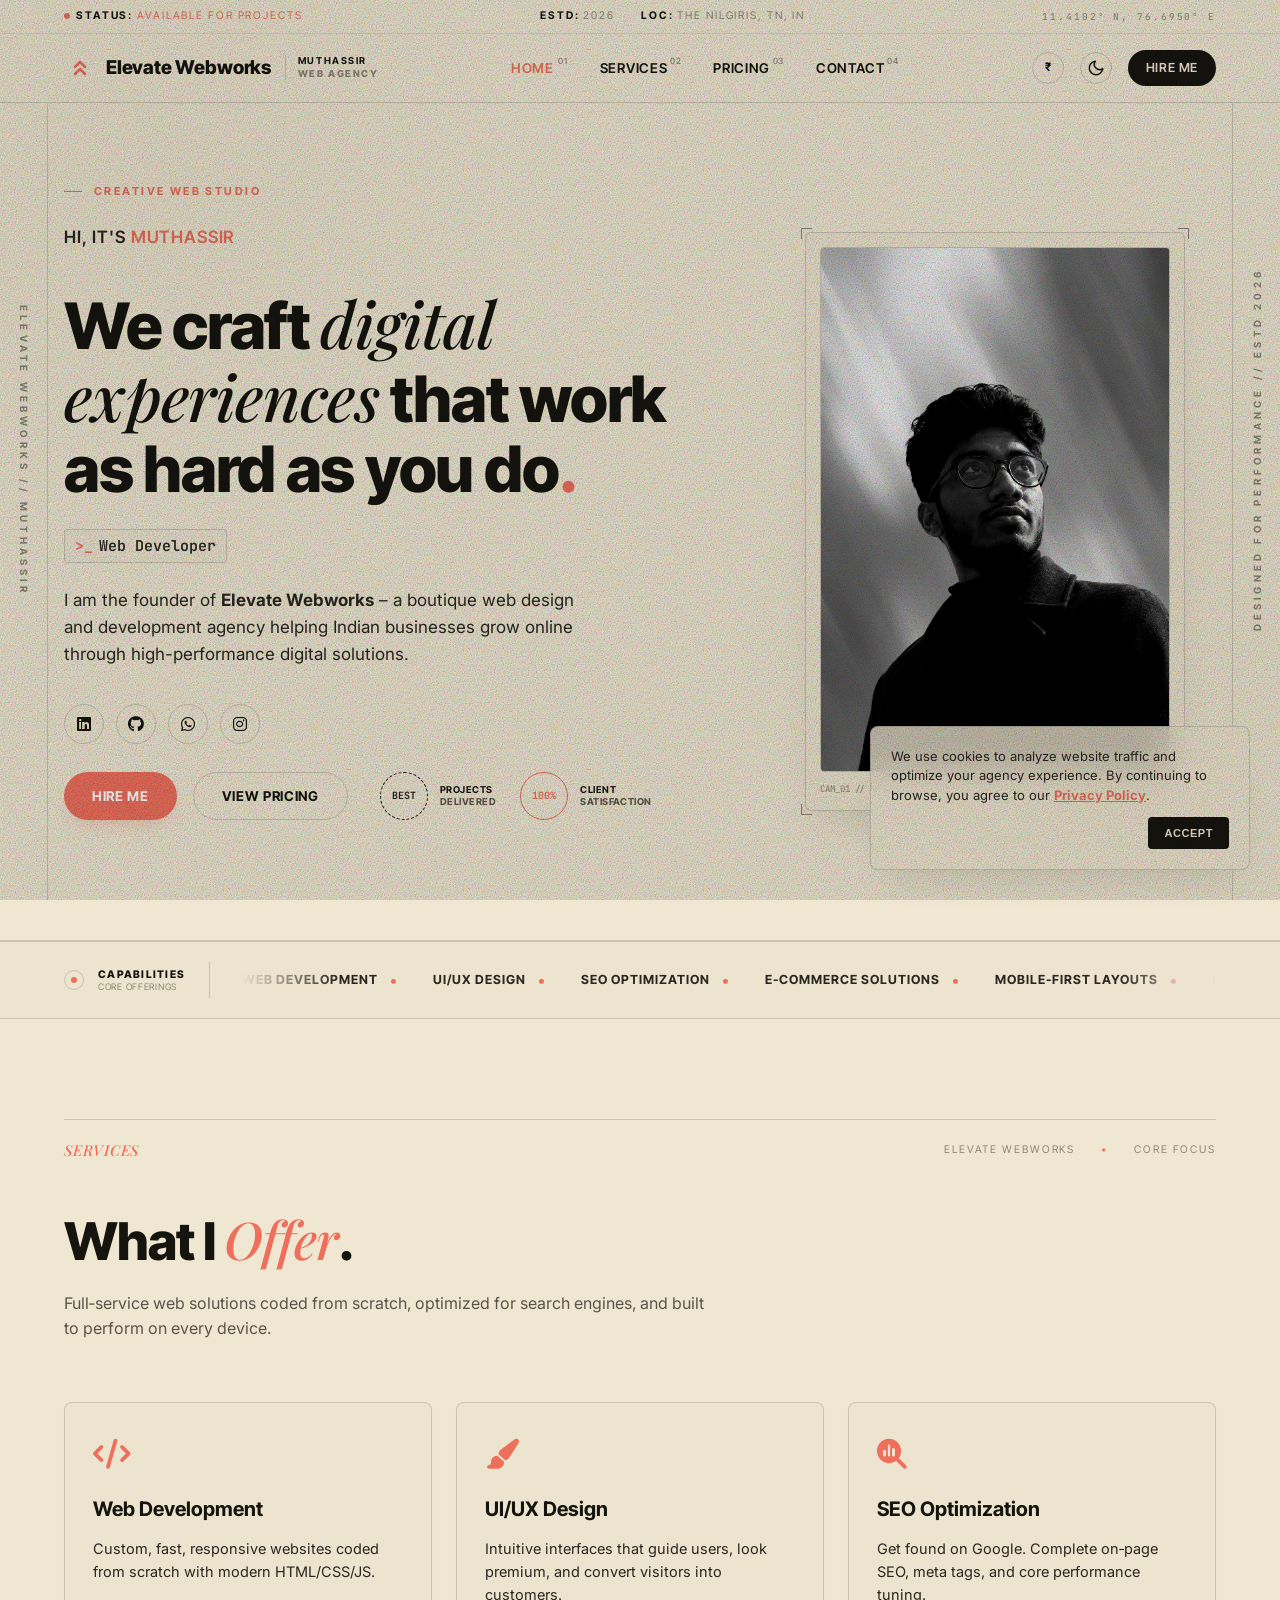
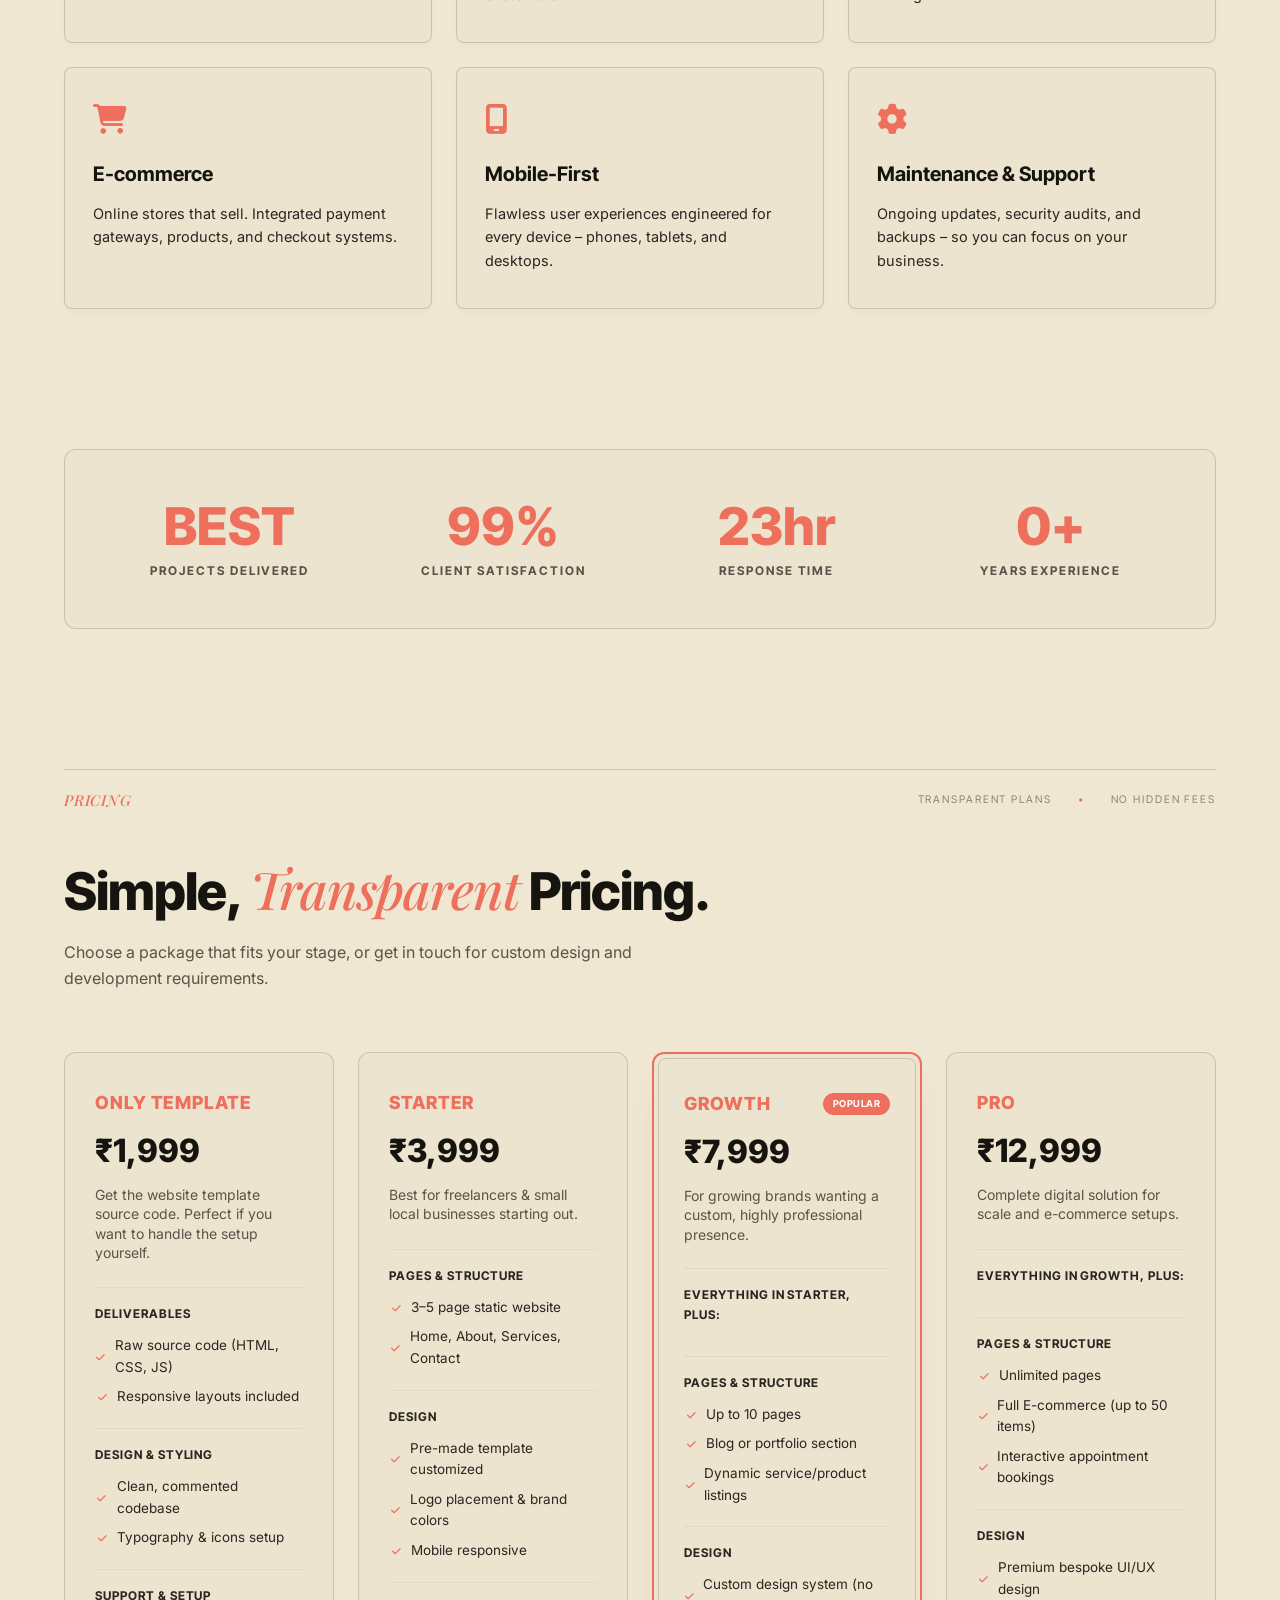
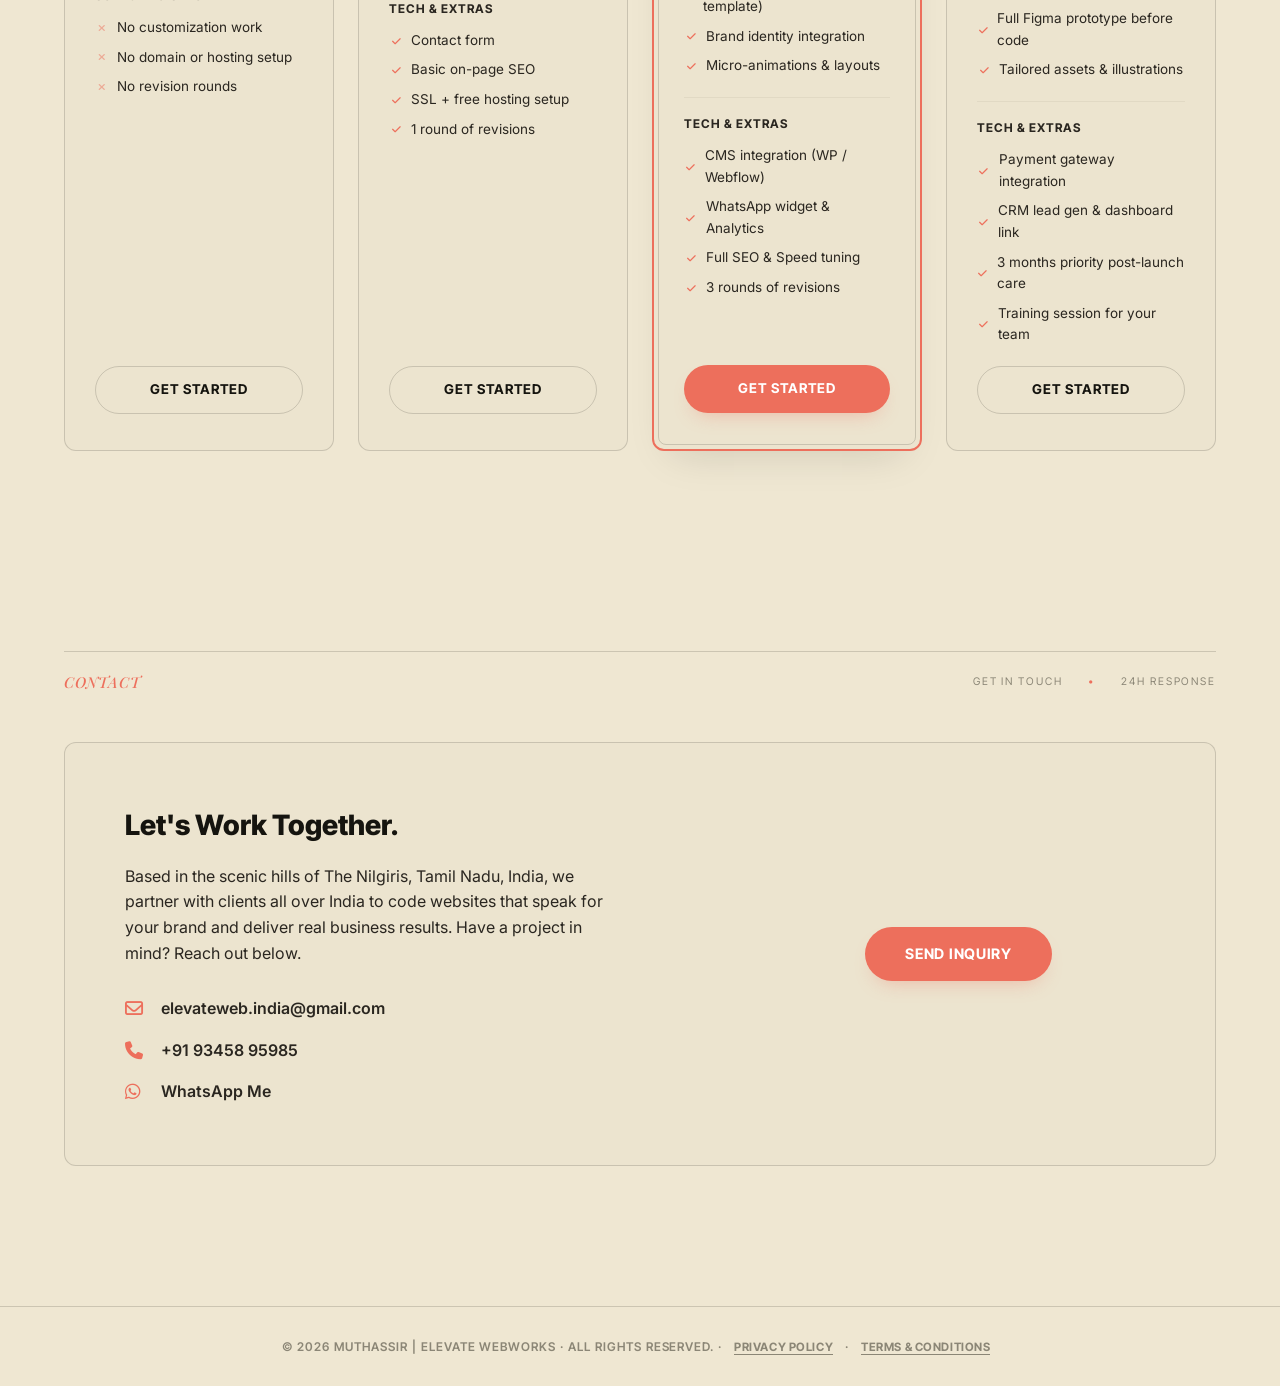
<file: index.html>
<!DOCTYPE html>
<html lang="en">

<head>
    <!-- Google Tag Manager -->
    <script>(function(w,d,s,l,i){w[l]=w[l]||[];w[l].push({'gtm.start':
    new Date().getTime(),event:'gtm.js'});var f=d.getElementsByTagName(s)[0],
    j=d.createElement(s),dl=l!='dataLayer'?'&l='+l:'';j.async=true;j.src=
    'https://www.googletagmanager.com/gtm.js?id='+i+dl;f.parentNode.insertBefore(j,f);
    })(window,document,'script','dataLayer','GTM-MNFPRDJL');</script>
    <!-- End Google Tag Manager -->

    <meta name="google-site-verification" content="tKd4BTk0YGkUOhjKlSIcMwtDsIeSpAsGmm5z9lMekP8" />

    <meta charset="UTF-8">
    <meta name="viewport" content="width=device-width, initial-scale=1.0">
    <link rel="icon" type="image/png" sizes="48x48" href="favicon.png">

    <link rel="canonical" href="https://elevate-webworks.vercel.app/">
    <meta name="robots" content="index, follow">

    <!-- Open Graph Meta Tags -->
    <meta property="og:title" content="Elevate Webworks">
    <meta property="og:description"
        content="Custom web design, development, and SEO optimization solutions for growing Indian businesses.">
    <meta property="og:image" content="https://elevate-webworks.vercel.app/pfp.png">
    <meta property="og:url" content="https://elevate-webworks.vercel.app/">
    <meta property="og:type" content="website">

    <!-- Twitter Card Meta Tags -->
    <meta name="twitter:card" content="summary_large_image">
    <meta name="twitter:title" content="Elevate Webworks — Web Design & Development Agency in India">
    <meta name="twitter:description"
        content="Custom web design, development, and SEO optimization solutions for growing Indian businesses.">
    <meta name="twitter:image" content="https://elevate-webworks.vercel.app/pfp.png">

    <meta name="description"
        content="Portfolio of Muthassir, Founder of Elevate Webworks. Custom web design, development, SEO optimization, and e-commerce solutions for businesses in India.">
    <meta name="author" content="Muthassir">
    <title>Elevate Webworks — Web Design & Development Agency in India</title>

    <!-- Font Awesome Icons -->
    <link rel="stylesheet" href="https://cdnjs.cloudflare.com/ajax/libs/font-awesome/6.5.2/css/all.min.css">

    <!-- Google Fonts: Inter, Inter Tight, Playfair Display, JetBrains Mono -->
    <link rel="preconnect" href="https://fonts.googleapis.com">
    <link rel="preconnect" href="https://fonts.gstatic.com" crossorigin>
    <link
        href="https://fonts.googleapis.com/css2?family=Inter+Tight:ital,wght@0,100..900;1,100..900&family=Inter:wght@100..900&family=JetBrains+Mono:ital,wght@0,100..800;1,100..800&family=Playfair+Display:ital,wght@0,400..900;1,400..900&display=swap"
        rel="stylesheet">

    <!-- External CSS -->
    <link rel="stylesheet" href="style.css">
    <script src="design.js" defer></script>

    <!-- JSON-LD Structured Data Schema -->
    <script type="application/ld+json">
    {
      "@context": "https://schema.org",
      "@type": "ProfessionalService",
      "name": "Elevate Webworks",
      "image": "https://elevate-webworks.vercel.app/pfp.png",
      "@id": "https://elevate-webworks.vercel.app/#website",
      "url": "https://elevate-webworks.vercel.app/",
      "telephone": "+919345895985",
      "priceRange": "₹1,999 - ₹12,999",
      "address": {
        "@type": "PostalAddress",
        "streetAddress": "The Nilgiris",
        "addressLocality": "The Nilgiris",
        "addressRegion": "Tamil Nadu",
        "postalCode": "643001",
        "addressCountry": "IN"
      },
      "geo": {
        "@type": "GeoCoordinates",
        "latitude": 11.4102,
        "longitude": 76.6950
      },
      "areaServed": {
        "@type": "Country",
        "name": "India"
      },
      "openingHoursSpecification": {
        "@type": "OpeningHoursSpecification",
        "dayOfWeek": [
          "Monday",
          "Tuesday",
          "Wednesday",
          "Thursday",
          "Friday",
          "Saturday",
          "Sunday"
        ],
        "opens": "00:00",
        "closes": "23:59"
      },
      "sameAs": [
        "https://www.linkedin.com/in/muthassir/",
        "https://github.com/elevateweb-design",
        "https://wa.me/919345895985",
        "https://www.instagram.com/_.muthassir._/"
      ],
      "founder": {
        "@type": "Person",
        "name": "Muthassir",
        "jobTitle": "Founder",
        "url": "https://www.linkedin.com/in/muthassir/"
      }
    }
    </script>
</head>

<body>
    <!-- Google Tag Manager (noscript) -->
    <noscript><iframe src="https://www.googletagmanager.com/ns.html?id=GTM-MNFPRDJL"
    height="0" width="0" style="display:none;visibility:hidden"></iframe></noscript>
    <!-- End Google Tag Manager (noscript) -->

    <!-- Mobile Menu Backdrop Blur Overlay -->
    <div class="menu-overlay"></div>

    <!-- Fixed Side Rails (Print Editorial Accent) -->
    <div class="side-rail left">
        <div class="rail-text">ELEVATE WEBWORKS // MUTHASSIR</div>
    </div>
    <div class="side-rail right">
        <div class="rail-text">DESIGNED FOR PERFORMANCE // ESTD 2026</div>
    </div>

    <!-- Header Navigation Chrome (Headroom support) -->
    <div class="site-chrome" data-chrome-headroom>
        <div class="topbar">
            <div class="container">
                <div class="topbar-inner">
                    <div>
                        <span class="pulse"></span><b>STATUS:</b> <span class="coral">AVAILABLE FOR PROJECTS</span>
                    </div>
                    <div class="mid">
                        <span><b>ESTD:</b> 2026</span>
                        <span><b>LOC:</b> THE NILGIRIS, TN, IN</span>
                    </div>
                    <div class="right">
                        <span>11.4102° N, 76.6950° E</span>
                    </div>
                </div>
            </div>
        </div>
        <header class="nav">
            <div class="container">
                <div class="nav-inner">
                    <a href="#" class="brand">
                        <div class="brand-mark">
                            <svg width="24" height="24" viewBox="0 0 24 24" fill="none" stroke="currentColor"
                                stroke-width="2.5" stroke-linecap="round" stroke-linejoin="round"
                                style="color: var(--coral);" role="img" aria-label="Elevate Webworks Logo">
                                <polyline points="17 11 12 6 7 11"></polyline>
                                <polyline points="17 18 12 13 7 18"></polyline>
                            </svg>
                        </div>
                        <span class="brand-name">Elevate Webworks</span>
                        <span class="brand-meta">
                            <b>Muthassir</b>
                            <span>Web Agency</span>
                        </span>
                    </a>

                    <nav data-nav-primary>
                        <ul class="nav-links">
                            <li><a href="#home" class="active">Home<span class="num">01</span></a></li>
                            <li><a href="#services">Services<span class="num">02</span></a></li>
                            <li><a href="#pricing">Pricing<span class="num">03</span></a></li>
                            <li><a href="#contact">Contact<span class="num">04</span></a></li>
                        </ul>

                        <div class="mobile-toggles">
                            <button class="theme-toggle currency-toggle-btn" aria-label="Switch currency">
                                <span class="currency-label"
                                    style="font-family: var(--sans); font-size: 1.15rem; font-weight: 700; line-height: 1;">₹</span>
                            </button>

                            <button class="theme-toggle theme-toggle-btn" aria-label="Switch dark/light mode">
                                <svg class="sun-icon" width="18" height="18" viewBox="0 0 24 24" fill="none"
                                    stroke="currentColor" stroke-width="2" stroke-linecap="round"
                                    stroke-linejoin="round" aria-hidden="true">
                                    <circle cx="12" cy="12" r="5"></circle>
                                    <line x1="12" y1="1" x2="12" y2="3"></line>
                                    <line x1="12" y1="21" x2="12" y2="23"></line>
                                    <line x1="4.22" y1="4.22" x2="5.64" y2="5.64"></line>
                                    <line x1="18.36" y1="18.36" x2="19.78" y2="19.78"></line>
                                    <line x1="1" y1="12" x2="3" y2="12"></line>
                                    <line x1="21" y1="12" x2="23" y2="12"></line>
                                    <line x1="4.22" y1="19.78" x2="5.64" y2="18.36"></line>
                                    <line x1="18.36" y1="5.64" x2="19.78" y2="4.22"></line>
                                </svg>
                                <svg class="moon-icon" width="18" height="18" viewBox="0 0 24 24" fill="none"
                                    stroke="currentColor" stroke-width="2" stroke-linecap="round"
                                    stroke-linejoin="round" aria-hidden="true">
                                    <path d="M21 12.79A9 9 0 1 1 11.21 3 7 7 0 0 0 21 12.79z"></path>
                                </svg>
                            </button>
                        </div>
                    </nav>

                    <div class="nav-side">
                        <button id="currency-toggle" class="theme-toggle currency-toggle-btn"
                            aria-label="Switch currency">
                            <span class="currency-label"
                                style="font-family: var(--sans); font-size: 1.15rem; font-weight: 700; line-height: 1;">₹</span>
                        </button>

                        <button id="theme-toggle" class="theme-toggle theme-toggle-btn"
                            aria-label="Switch dark/light mode">
                            <!-- Sun SVG Icon -->
                            <svg class="sun-icon" width="18" height="18" viewBox="0 0 24 24" fill="none"
                                stroke="currentColor" stroke-width="2" stroke-linecap="round" stroke-linejoin="round"
                                aria-hidden="true">
                                <circle cx="12" cy="12" r="5"></circle>
                                <line x1="12" y1="1" x2="12" y2="3"></line>
                                <line x1="12" y1="21" x2="12" y2="23"></line>
                                <line x1="4.22" y1="4.22" x2="5.64" y2="5.64"></line>
                                <line x1="18.36" y1="18.36" x2="19.78" y2="19.78"></line>
                                <line x1="1" y1="12" x2="3" y2="12"></line>
                                <line x1="21" y1="12" x2="23" y2="12"></line>
                                <line x1="4.22" y1="19.78" x2="5.64" y2="18.36"></line>
                                <line x1="18.36" y1="5.64" x2="19.78" y2="4.22"></line>
                            </svg>
                            <!-- Moon SVG Icon -->
                            <svg class="moon-icon" width="18" height="18" viewBox="0 0 24 24" fill="none"
                                stroke="currentColor" stroke-width="2" stroke-linecap="round" stroke-linejoin="round"
                                aria-hidden="true">
                                <path d="M21 12.79A9 9 0 1 1 11.21 3 7 7 0 0 0 21 12.79z"></path>
                            </svg>
                        </button>

                        <a href="#contact" class="nav-cta">Hire me</a>

                        <button class="nav-toggle" data-nav-toggle aria-label="Toggle navigation menu"
                            aria-expanded="false">
                            <span class="nav-toggle-icon"></span>
                        </button>
                    </div>
                </div>
            </div>
        </header>
    </div>

    <!-- Home / Hero Section -->
    <section id="home" class="hero">
        <div class="container">
            <div class="hero-grid">
                <div class="hero-copy">
                    <div class="label">CREATIVE WEB STUDIO</div>
                    <p class="hero-greeting">Hi, It's <span>Muthassir</span></p>
                    <h1>We craft <em>digital experiences</em> that work as hard as you do<span class="dot">.</span></h1>

                    <div class="typing-text-wrap">
                        <span class="prefix">&gt;_</span>
                        <span class="typing-text">Web Developer</span>
                    </div>

                    <p>I am the founder of <strong>Elevate Webworks</strong> – a boutique web design and development
                        agency helping Indian businesses grow online through high-performance digital solutions.</p>

                    <div class="social-links">
                        <a href="https://www.linkedin.com/in/muthassir/" target="_blank" rel="noopener noreferrer"
                            class="social-link-icon" aria-label="LinkedIn"><i class="fa-brands fa-linkedin"></i></a>
                        <a href="https://github.com/Muthassir-I" target="_blank" rel="noopener noreferrer"
                            class="social-link-icon" aria-label="GitHub"><i class="fa-brands fa-github"></i></a>
                        <a href="https://wa.me/919345895985" target="_blank" rel="noopener noreferrer"
                            class="social-link-icon" aria-label="WhatsApp"><i class="fa-brands fa-whatsapp"></i></a>
                        <a href="https://www.instagram.com/_.muthassir._/" target="_blank" rel="noopener noreferrer"
                            class="social-link-icon" aria-label="Instagram"><i class="fa-brands fa-instagram"></i></a>
                    </div>

                    <div class="hero-meta-row">
                        <div class="hero-actions">
                            <a href="#contact" class="btn btn-primary">Hire me</a>
                            <a href="#pricing" class="btn btn-ghost">View Pricing</a>
                        </div>

                        <div class="hero-stats">
                            <div class="stat">
                                <div class="ring dashed">BEST</div>
                                <div class="stat-label"><b>PROJECTS</b>DELIVERED</div>
                            </div>
                            <div class="stat">
                                <div class="ring solid">100%</div>
                                <div class="stat-label"><b>CLIENT</b>SATISFACTION</div>
                            </div>
                        </div>
                    </div>
                </div>

                <div class="hero-art">
                    <div class="blueprint-frame">
                        <img src="pfp.png" alt="Muthassir - Founder of Elevate Webworks" fetchpriority="high"
                            decoding="async">
                        <div class="blueprint-corners"></div>
                        <div class="blueprint-coords">
                            <span>CAM_01 // MUTHASSIR</span>
                            <span>SYS_ACTIVE</span>
                        </div>
                    </div>
                </div>
            </div>
        </div>
    </section>

    <!-- Capabilities Wire Marquee -->
    <div class="wire">
        <div class="container">
            <div class="wire-inner">
                <div class="wire-left">
                    <div class="wire-mark">
                        <span class="wire-pulse"></span>
                    </div>
                    <div class="wire-title">
                        <b>CAPABILITIES</b>
                        <span>Core Offerings</span>
                    </div>
                </div>
                <div class="wire-rows">
                    <div class="wire-row">
                        <div class="marquee-track">
                            <div class="wire-item">Web Development <span class="wire-dot">•</span></div>
                            <div class="wire-item">UI/UX Design <span class="wire-dot">•</span></div>
                            <div class="wire-item">SEO Optimization <span class="wire-dot">•</span></div>
                            <div class="wire-item">E-commerce Solutions <span class="wire-dot">•</span></div>
                            <div class="wire-item">Mobile-First Layouts <span class="wire-dot">•</span></div>
                            <div class="wire-item">Maintenance & Support <span class="wire-dot">•</span></div>
                            <!-- Repeat elements to ensure smooth continuous scrolling -->
                            <div class="wire-item">Web Development <span class="wire-dot">•</span></div>
                            <div class="wire-item">UI/UX Design <span class="wire-dot">•</span></div>
                            <div class="wire-item">SEO Optimization <span class="wire-dot">•</span></div>
                            <div class="wire-item">E-commerce Solutions <span class="wire-dot">•</span></div>
                            <div class="wire-item">Mobile-First Layouts <span class="wire-dot">•</span></div>
                            <div class="wire-item">Maintenance & Support <span class="wire-dot">•</span></div>
                        </div>
                    </div>
                </div>
            </div>
        </div>
    </div>

    <!-- Services Section -->
    <section id="services">
        <div class="container">
            <div class="sec-rule">
                <span class="roman">SERVICES</span>
                <div class="meta-grp">
                    <span>ELEVATE WEBWORKS</span>
                    <span class="dot-mark">•</span>
                    <span>CORE FOCUS</span>
                </div>
            </div>

            <div class="section-header">
                <h2>What I <span>Offer</span>.</h2>
                <p class="section-sub">Full‑service web solutions coded from scratch, optimized for search engines, and
                    built to perform on every device.</p>
            </div>

            <div class="services-grid">
                <!-- Card 1 -->
                <div class="service-card">
                    <div class="card-corners"></div>
                    <i class="fa-solid fa-code"></i>
                    <h3>Web Development</h3>
                    <p>Custom, fast, responsive websites coded from scratch with modern HTML/CSS/JS.</p>
                </div>
                <!-- Card 2 -->
                <div class="service-card">
                    <div class="card-corners"></div>
                    <i class="fa-solid fa-paintbrush"></i>
                    <h3>UI/UX Design</h3>
                    <p>Intuitive interfaces that guide users, look premium, and convert visitors into customers.</p>
                </div>
                <!-- Card 3 -->
                <div class="service-card">
                    <div class="card-corners"></div>
                    <i class="fa-solid fa-magnifying-glass-chart"></i>
                    <h3>SEO Optimization</h3>
                    <p>Get found on Google. Complete on‑page SEO, meta tags, and core performance tuning.</p>
                </div>
                <!-- Card 4 -->
                <div class="service-card">
                    <div class="card-corners"></div>
                    <i class="fa-solid fa-cart-shopping"></i>
                    <h3>E‑commerce</h3>
                    <p>Online stores that sell. Integrated payment gateways, products, and checkout systems.</p>
                </div>
                <!-- Card 5 -->
                <div class="service-card">
                    <div class="card-corners"></div>
                    <i class="fa-solid fa-mobile-screen"></i>
                    <h3>Mobile‑First</h3>
                    <p>Flawless user experiences engineered for every device – phones, tablets, and desktops.</p>
                </div>
                <!-- Card 6 -->
                <div class="service-card">
                    <div class="card-corners"></div>
                    <i class="fa-solid fa-gear"></i>
                    <h3>Maintenance & Support</h3>
                    <p>Ongoing updates, security audits, and backups – so you can focus on your business.</p>
                </div>
            </div>
        </div>
    </section>

    <!-- Stats Band Section -->
    <div class="container">
        <div class="stats-band">
            <div class="stat-item">
                <div class="stat-number" data-target="15">BEST</div>
                <div class="stat-label">Projects Delivered</div>
            </div>
            <div class="stat-item">
                <div class="stat-number">100%</div>
                <div class="stat-label">Client Satisfaction</div>
            </div>
            <div class="stat-item">
                <div class="stat-number">24hr</div>
                <div class="stat-label">Response Time</div>
            </div>
            <div class="stat-item">
                <div class="stat-number">1+</div>
                <div class="stat-label">Years Experience</div>
            </div>
        </div>
    </div>

    <!-- Pricing Section -->
    <section id="pricing">
        <div class="container">
            <div class="sec-rule">
                <span class="roman">PRICING</span>
                <div class="meta-grp">
                    <span>TRANSPARENT PLANS</span>
                    <span class="dot-mark">•</span>
                    <span>NO HIDDEN FEES</span>
                </div>
            </div>

            <div class="section-header">
                <h2>Simple, <span>Transparent</span> Pricing.</h2>
                <p class="section-sub">Choose a package that fits your stage, or get in touch for custom design and
                    development requirements.</p>
            </div>

            <div class="pricing-grid detailed-plans">
                <!-- Only Template Plan -->
                <div class="pricing-card detailed">
                    <div class="plan-badge">Only Template</div>
                    <div class="plan-price" data-price-inr="₹1,999" data-price-usd="$25">₹1,999</div>
                    <div class="plan-desc">Get the website template source code. Perfect if you want to handle the setup
                        yourself.</div>

                    <div class="plan-detail-group">
                        <div class="detail-heading">Deliverables</div>
                        <ul class="detail-list">
                            <li><i class="fa-solid fa-check"></i> Raw source code (HTML, CSS, JS)</li>
                            <li><i class="fa-solid fa-check"></i> Responsive layouts included</li>
                        </ul>
                    </div>
                    <div class="plan-detail-group">
                        <div class="detail-heading">Design & Styling</div>
                        <ul class="detail-list">
                            <li><i class="fa-solid fa-check"></i> Clean, commented codebase</li>
                            <li><i class="fa-solid fa-check"></i> Typography & icons setup</li>
                        </ul>
                    </div>
                    <div class="plan-detail-group">
                        <div class="detail-heading">Support & Setup</div>
                        <ul class="detail-list">
                            <li><i class="fa-solid fa-xmark" style="opacity: 0.5;"></i> No customization work</li>
                            <li><i class="fa-solid fa-xmark" style="opacity: 0.5;"></i> No domain or hosting setup</li>
                            <li><i class="fa-solid fa-xmark" style="opacity: 0.5;"></i> No revision rounds</li>
                        </ul>
                    </div>
                    <a href="https://docs.google.com/forms/d/1XxNe5_WG-wAanO6U07uIXiYTBlBRsB-J5b52zIYjQcg/viewform"
                        target="_blank" rel="noopener noreferrer" class="btn btn-ghost">Get Started</a>
                </div>

                <!-- Starter Plan -->
                <div class="pricing-card detailed">
                    <div class="plan-badge">Starter</div>
                    <div class="plan-price" data-price-inr="₹3,999" data-price-usd="$49">₹3,999</div>
                    <div class="plan-desc">Best for freelancers & small local businesses starting out.</div>

                    <div class="plan-detail-group">
                        <div class="detail-heading">Pages & Structure</div>
                        <ul class="detail-list">
                            <li><i class="fa-solid fa-check"></i> 3–5 page static website</li>
                            <li><i class="fa-solid fa-check"></i> Home, About, Services, Contact</li>
                        </ul>
                    </div>
                    <div class="plan-detail-group">
                        <div class="detail-heading">Design</div>
                        <ul class="detail-list">
                            <li><i class="fa-solid fa-check"></i> Pre-made template customized</li>
                            <li><i class="fa-solid fa-check"></i> Logo placement & brand colors</li>
                            <li><i class="fa-solid fa-check"></i> Mobile responsive</li>
                        </ul>
                    </div>
                    <div class="plan-detail-group">
                        <div class="detail-heading">Tech & Extras</div>
                        <ul class="detail-list">
                            <li><i class="fa-solid fa-check"></i> Contact form</li>
                            <li><i class="fa-solid fa-check"></i> Basic on-page SEO</li>
                            <li><i class="fa-solid fa-check"></i> SSL + free hosting setup</li>
                            <li><i class="fa-solid fa-check"></i> 1 round of revisions</li>
                        </ul>
                    </div>
                    <a href="https://docs.google.com/forms/d/1XxNe5_WG-wAanO6U07uIXiYTBlBRsB-J5b52zIYjQcg/viewform"
                        target="_blank" rel="noopener noreferrer" class="btn btn-ghost">Get Started</a>
                </div>

                <!-- Growth Plan (Featured) -->
                <div class="pricing-card detailed featured">
                    <div class="plan-badge">Growth <span class="popular-tag">Popular</span></div>
                    <div class="plan-price" data-price-inr="₹7,999" data-price-usd="$99">₹7,999</div>
                    <div class="plan-desc">For growing brands wanting a custom, highly professional presence.</div>

                    <div class="plan-detail-group">
                        <div class="detail-heading">Everything in Starter, plus:</div>
                    </div>
                    <div class="plan-detail-group">
                        <div class="detail-heading">Pages & Structure</div>
                        <ul class="detail-list">
                            <li><i class="fa-solid fa-check"></i> Up to 10 pages</li>
                            <li><i class="fa-solid fa-check"></i> Blog or portfolio section</li>
                            <li><i class="fa-solid fa-check"></i> Dynamic service/product listings</li>
                        </ul>
                    </div>
                    <div class="plan-detail-group">
                        <div class="detail-heading">Design</div>
                        <ul class="detail-list">
                            <li><i class="fa-solid fa-check"></i> Custom design system (no template)</li>
                            <li><i class="fa-solid fa-check"></i> Brand identity integration</li>
                            <li><i class="fa-solid fa-check"></i> Micro-animations & layouts</li>
                        </ul>
                    </div>
                    <div class="plan-detail-group">
                        <div class="detail-heading">Tech & Extras</div>
                        <ul class="detail-list">
                            <li><i class="fa-solid fa-check"></i> CMS integration (WP / Webflow)</li>
                            <li><i class="fa-solid fa-check"></i> WhatsApp widget & Analytics</li>
                            <li><i class="fa-solid fa-check"></i> Full SEO & Speed tuning</li>
                            <li><i class="fa-solid fa-check"></i> 3 rounds of revisions</li>
                        </ul>
                    </div>
                    <a href="https://docs.google.com/forms/d/1XxNe5_WG-wAanO6U07uIXiYTBlBRsB-J5b52zIYjQcg/viewform"
                        target="_blank" rel="noopener noreferrer" class="btn btn-primary">Get Started</a>
                </div>

                <!-- Pro Plan -->
                <div class="pricing-card detailed">
                    <div class="plan-badge">Pro</div>
                    <div class="plan-price" data-price-inr="₹12,999" data-price-usd="$159">₹12,999</div>
                    <div class="plan-desc">Complete digital solution for scale and e-commerce setups.</div>

                    <div class="plan-detail-group">
                        <div class="detail-heading">Everything in Growth, plus:</div>
                    </div>
                    <div class="plan-detail-group">
                        <div class="detail-heading">Pages & Structure</div>
                        <ul class="detail-list">
                            <li><i class="fa-solid fa-check"></i> Unlimited pages</li>
                            <li><i class="fa-solid fa-check"></i> Full E-commerce (up to 50 items)</li>
                            <li><i class="fa-solid fa-check"></i> Interactive appointment bookings</li>
                        </ul>
                    </div>
                    <div class="plan-detail-group">
                        <div class="detail-heading">Design</div>
                        <ul class="detail-list">
                            <li><i class="fa-solid fa-check"></i> Premium bespoke UI/UX design</li>
                            <li><i class="fa-solid fa-check"></i> Full Figma prototype before code</li>
                            <li><i class="fa-solid fa-check"></i> Tailored assets & illustrations</li>
                        </ul>
                    </div>
                    <div class="plan-detail-group">
                        <div class="detail-heading">Tech & Extras</div>
                        <ul class="detail-list">
                            <li><i class="fa-solid fa-check"></i> Payment gateway integration</li>
                            <li><i class="fa-solid fa-check"></i> CRM lead gen & dashboard link</li>
                            <li><i class="fa-solid fa-check"></i> 3 months priority post-launch care</li>
                            <li><i class="fa-solid fa-check"></i> Training session for your team</li>
                        </ul>
                    </div>
                    <a href="https://docs.google.com/forms/d/1XxNe5_WG-wAanO6U07uIXiYTBlBRsB-J5b52zIYjQcg/viewform"
                        target="_blank" rel="noopener noreferrer" class="btn btn-ghost">Get Started</a>
                </div>
            </div>
        </div>
    </section>

    <!-- Contact Section -->
    <section id="contact">
        <div class="container">
            <div class="sec-rule">
                <span class="roman">CONTACT</span>
                <div class="meta-grp">
                    <span>GET IN TOUCH</span>
                    <span class="dot-mark">•</span>
                    <span>24H RESPONSE</span>
                </div>
            </div>

            <div class="contact-wrapper">
                <div class="contact-info">
                    <h2>Let's Work Together.</h2>
                    <p>Based in the scenic hills of The Nilgiris, Tamil Nadu, India, we partner with clients all over
                        India to code websites that speak for your brand and deliver real business results. Have a
                        project in mind? Reach out below.</p>

                    <div class="contact-details">
                        <a href="mailto:elevateweb.india@gmail.com"><i class="fa-regular fa-envelope"></i>
                            elevateweb.india@gmail.com</a>
                        <a href="tel:+919345895985"><i class="fa-solid fa-phone"></i> +91 93458 95985</a>
                        <a href="https://wa.me/919345895985" target="_blank" rel="noopener noreferrer"><i
                                class="fa-brands fa-whatsapp"></i> WhatsApp Me</a>
                    </div>
                </div>

                <div class="contact-action">
                    <a href="mailto:elevateweb.india@gmail.com" class="btn btn-primary"
                        style="height: 54px; padding: 0 40px; font-size: 1.45rem;">Send Inquiry</a>
                </div>
            </div>
        </div>
    </section>

    <!-- Footer Section -->
    <footer>
        <div class="container">
            <p>© 2026 Muthassir | Elevate Webworks · All rights reserved. · <a href="privacy.html">Privacy Policy</a> ·
                <a href="terms.html">Terms & Conditions</a>
            </p>
        </div>
    </footer>

</body>

</html>
</file>
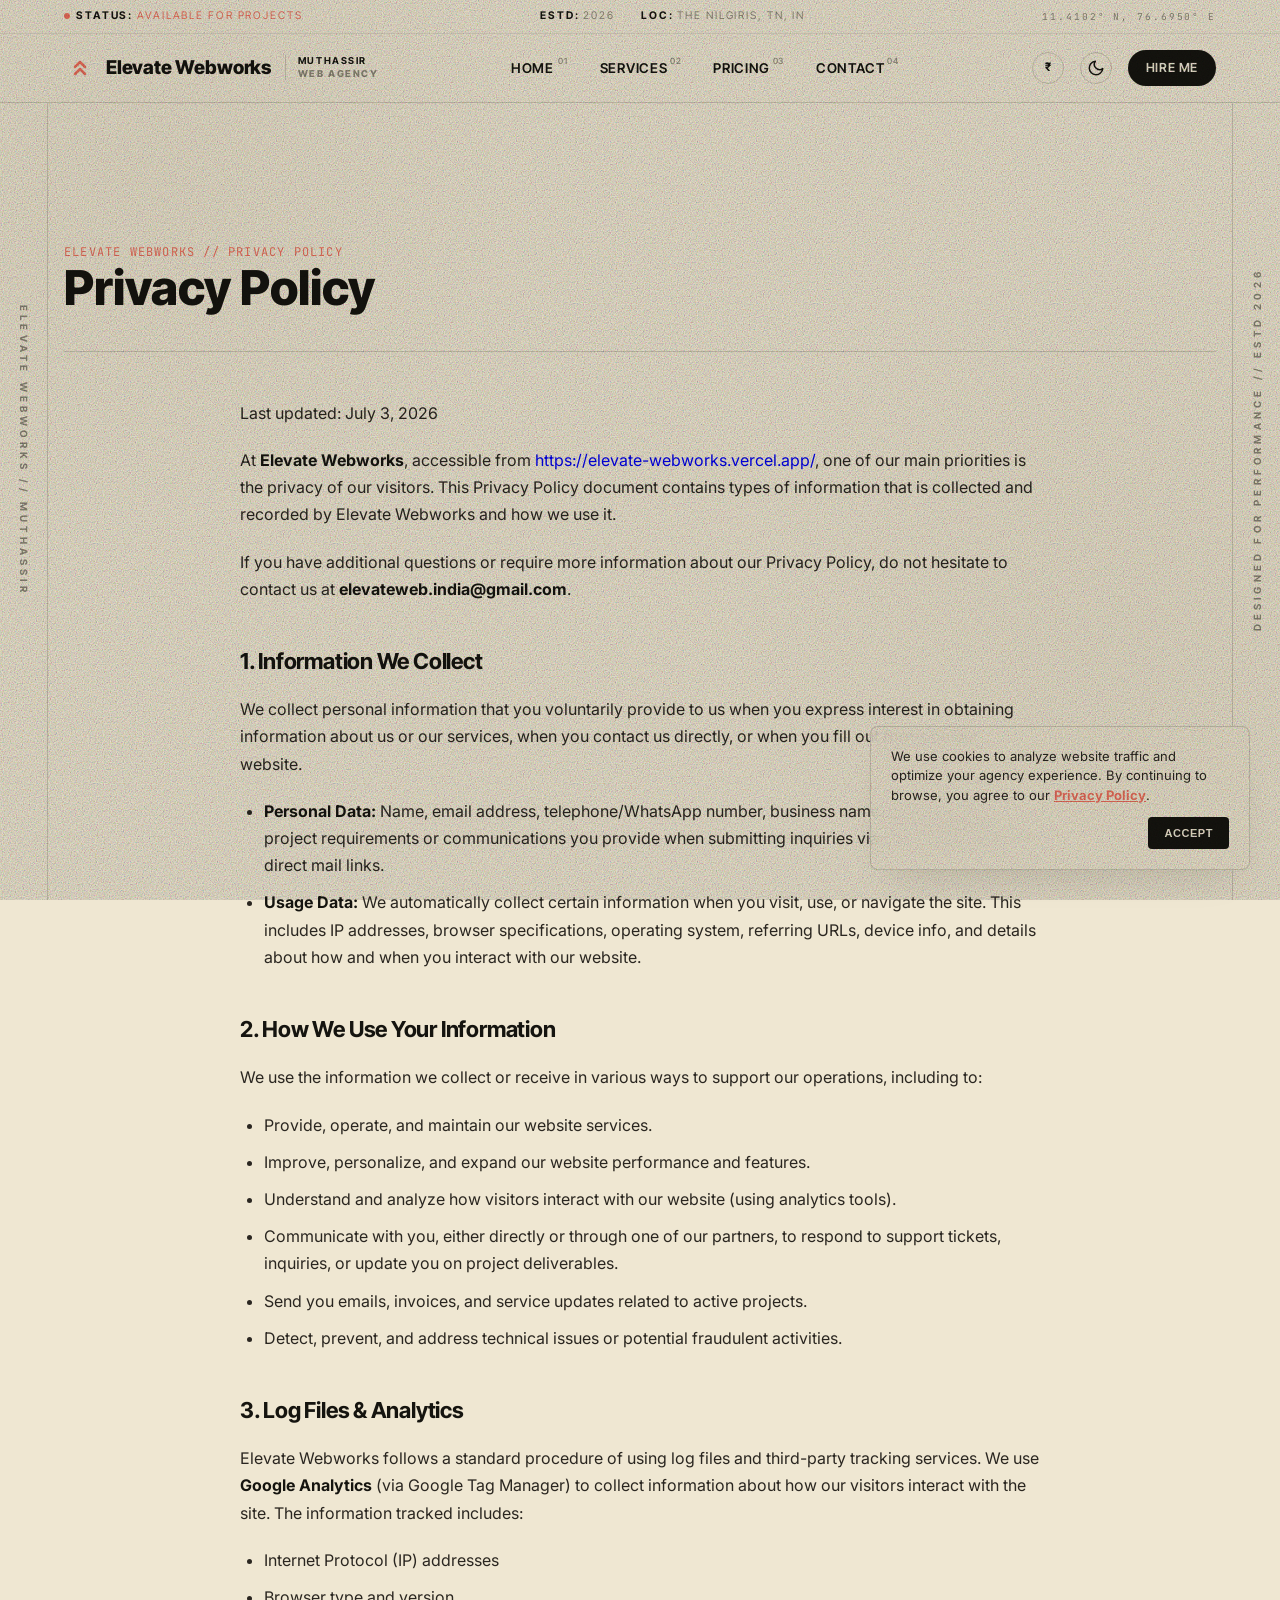
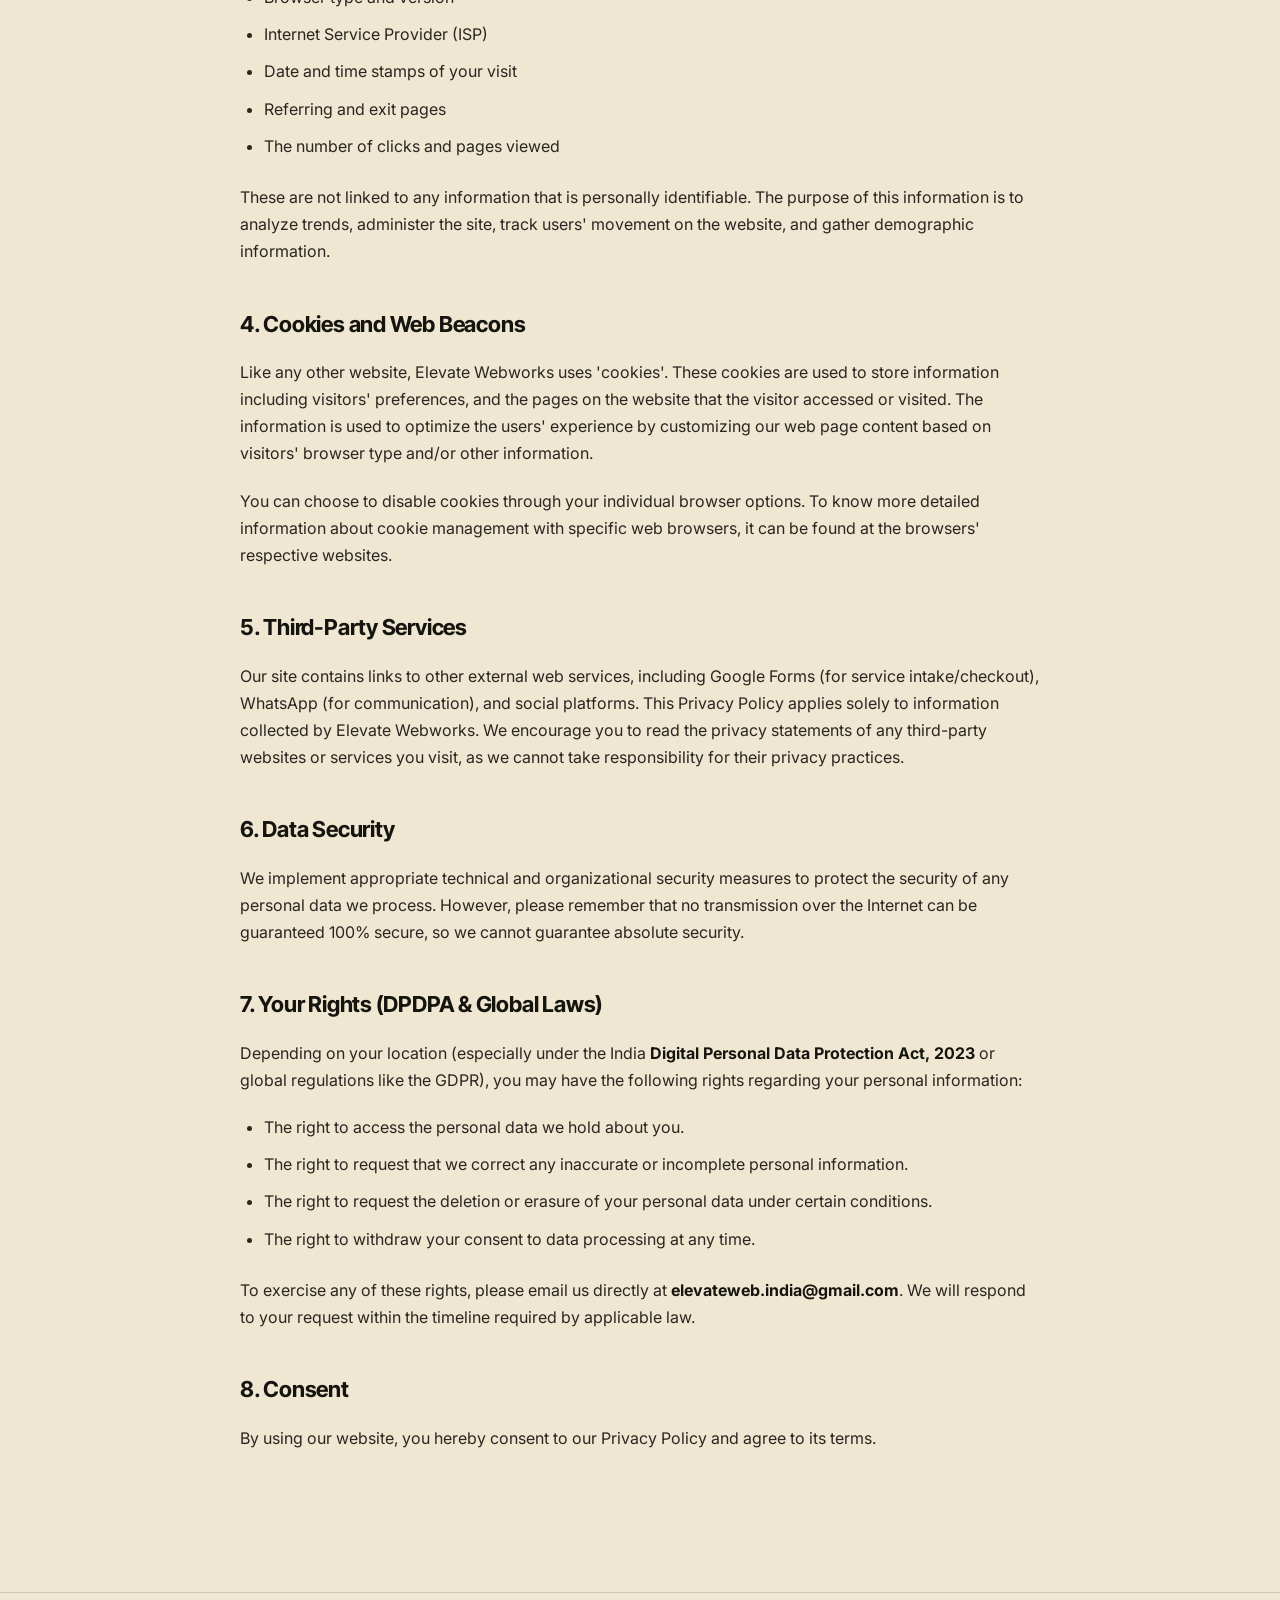
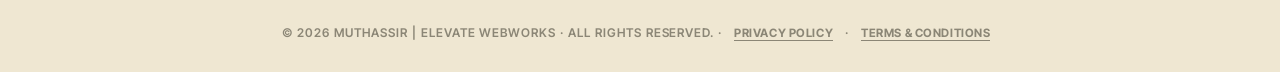
<file: privacy.html>
<!DOCTYPE html>
<html lang="en">

<head>
    <!-- Google Tag Manager -->
    <script>(function(w,d,s,l,i){w[l]=w[l]||[];w[l].push({'gtm.start':
    new Date().getTime(),event:'gtm.js'});var f=d.getElementsByTagName(s)[0],
    j=d.createElement(s),dl=l!='dataLayer'?'&l='+l:'';j.async=true;j.src=
    'https://www.googletagmanager.com/gtm.js?id='+i+dl;f.parentNode.insertBefore(j,f);
    })(window,document,'script','dataLayer','GTM-MNFPRDJL');</script>
    <!-- End Google Tag Manager -->

    <meta charset="UTF-8">
    <meta name="viewport" content="width=device-width, initial-scale=1.0">
    <link rel="icon" type="image/png" sizes="48x48" href="favicon.png">

    <link rel="canonical" href="https://elevate-webworks.vercel.app/privacy.html">
    <meta name="robots" content="index, follow">

    <!-- Open Graph Meta Tags -->
    <meta property="og:title" content="Privacy Policy — Elevate Webworks">
    <meta property="og:description" content="Privacy Policy for Elevate Webworks. Learn how we collect, use, and protect your personal information.">
    <meta property="og:image" content="https://elevate-webworks.vercel.app/pfp.png">
    <meta property="og:url" content="https://elevate-webworks.vercel.app/privacy.html">
    <meta property="og:type" content="website">

    <!-- Twitter Card Meta Tags -->
    <meta name="twitter:card" content="summary_large_image">
    <meta name="twitter:title" content="Privacy Policy — Elevate Webworks">
    <meta name="twitter:description" content="Privacy Policy for Elevate Webworks. Learn how we collect, use, and protect your personal information.">
    <meta name="twitter:image" content="https://elevate-webworks.vercel.app/pfp.png">

    <meta name="description" content="Privacy Policy for Elevate Webworks, a custom web design and SEO agency founded by Muthassir, based in India.">
    <meta name="author" content="Muthassir">
    <title>Privacy Policy — Elevate Webworks</title>

    <!-- Font Awesome Icons -->
    <link rel="stylesheet" href="https://cdnjs.cloudflare.com/ajax/libs/font-awesome/6.5.2/css/all.min.css">

    <!-- Google Fonts -->
    <link rel="preconnect" href="https://fonts.googleapis.com">
    <link rel="preconnect" href="https://fonts.gstatic.com" crossorigin>
    <link href="https://fonts.googleapis.com/css2?family=Inter+Tight:ital,wght@0,100..900;1,100..900&family=Inter:wght@100..900&family=JetBrains+Mono:ital,wght@0,100..800;1,100..800&family=Playfair+Display:ital,wght@0,400..900;1,400..900&display=swap" rel="stylesheet">

    <!-- External CSS -->
    <link rel="stylesheet" href="style.css">
    <script src="design.js" defer></script>
</head>

<body>
    <!-- Google Tag Manager (noscript) -->
    <noscript><iframe src="https://www.googletagmanager.com/ns.html?id=GTM-MNFPRDJL"
    height="0" width="0" style="display:none;visibility:hidden"></iframe></noscript>
    <!-- End Google Tag Manager (noscript) -->

    <!-- Mobile Menu Backdrop Blur Overlay -->
    <div class="menu-overlay"></div>

    <!-- Fixed Side Rails (Print Editorial Accent) -->
    <div class="side-rail left">
        <div class="rail-text">ELEVATE WEBWORKS // MUTHASSIR</div>
    </div>
    <div class="side-rail right">
        <div class="rail-text">DESIGNED FOR PERFORMANCE // ESTD 2026</div>
    </div>

    <!-- Header Navigation Chrome -->
    <div class="site-chrome" data-chrome-headroom>
        <div class="topbar">
            <div class="container">
                <div class="topbar-inner">
                    <div>
                        <span class="pulse"></span><b>STATUS:</b> <span class="coral">AVAILABLE FOR PROJECTS</span>
                    </div>
                    <div class="mid">
                        <span><b>ESTD:</b> 2026</span>
                        <span><b>LOC:</b> THE NILGIRIS, TN, IN</span>
                    </div>
                    <div class="right">
                        <span>11.4102° N, 76.6950° E</span>
                    </div>
                </div>
            </div>
        </div>
        <header class="nav">
            <div class="container">
                <div class="nav-inner">
                    <a href="index.html" class="brand">
                        <div class="brand-mark">
                            <svg width="24" height="24" viewBox="0 0 24 24" fill="none" stroke="currentColor"
                                stroke-width="2.5" stroke-linecap="round" stroke-linejoin="round"
                                style="color: var(--coral);" role="img" aria-label="Elevate Webworks Logo">
                                <polyline points="17 11 12 6 7 11"></polyline>
                                <polyline points="17 18 12 13 7 18"></polyline>
                            </svg>
                        </div>
                        <span class="brand-name">Elevate Webworks</span>
                        <span class="brand-meta">
                            <b>Muthassir</b>
                            <span>Web Agency</span>
                        </span>
                    </a>

                    <nav data-nav-primary>
                        <ul class="nav-links">
                            <li><a href="index.html#home">Home<span class="num">01</span></a></li>
                            <li><a href="index.html#services">Services<span class="num">02</span></a></li>
                            <li><a href="index.html#pricing">Pricing<span class="num">03</span></a></li>
                            <li><a href="index.html#contact">Contact<span class="num">04</span></a></li>
                        </ul>

                        <div class="mobile-toggles">
                            <button class="theme-toggle currency-toggle-btn" aria-label="Switch currency">
                                <span class="currency-label" style="font-family: var(--sans); font-size: 1.15rem; font-weight: 700; line-height: 1;">₹</span>
                            </button>

                            <button class="theme-toggle theme-toggle-btn" aria-label="Switch dark/light mode">
                                <svg class="sun-icon" width="18" height="18" viewBox="0 0 24 24" fill="none" stroke="currentColor" stroke-width="2" stroke-linecap="round" stroke-linejoin="round" aria-hidden="true">
                                    <circle cx="12" cy="12" r="5"></circle>
                                    <line x1="12" y1="1" x2="12" y2="3"></line>
                                    <line x1="12" y1="21" x2="12" y2="23"></line>
                                    <line x1="4.22" y1="4.22" x2="5.64" y2="5.64"></line>
                                    <line x1="18.36" y1="18.36" x2="19.78" y2="19.78"></line>
                                    <line x1="1" y1="12" x2="3" y2="12"></line>
                                    <line x1="21" y1="12" x2="23" y2="12"></line>
                                    <line x1="4.22" y1="19.78" x2="5.64" y2="18.36"></line>
                                    <line x1="18.36" y1="5.64" x2="19.78" y2="4.22"></line>
                                </svg>
                                <svg class="moon-icon" width="18" height="18" viewBox="0 0 24 24" fill="none" stroke="currentColor" stroke-width="2" stroke-linecap="round" stroke-linejoin="round" aria-hidden="true">
                                    <path d="M21 12.79A9 9 0 1 1 11.21 3 7 7 0 0 0 21 12.79z"></path>
                                </svg>
                            </button>
                        </div>
                    </nav>

                    <div class="nav-side">
                        <button id="currency-toggle" class="theme-toggle currency-toggle-btn" aria-label="Switch currency">
                            <span class="currency-label" style="font-family: var(--sans); font-size: 1.15rem; font-weight: 700; line-height: 1;">₹</span>
                        </button>

                        <button id="theme-toggle" class="theme-toggle theme-toggle-btn" aria-label="Switch dark/light mode">
                            <svg class="sun-icon" width="18" height="18" viewBox="0 0 24 24" fill="none" stroke="currentColor" stroke-width="2" stroke-linecap="round" stroke-linejoin="round" aria-hidden="true">
                                <circle cx="12" cy="12" r="5"></circle>
                                <line x1="12" y1="1" x2="12" y2="3"></line>
                                <line x1="12" y1="21" x2="12" y2="23"></line>
                                <line x1="4.22" y1="4.22" x2="5.64" y2="5.64"></line>
                                <line x1="18.36" y1="18.36" x2="19.78" y2="19.78"></line>
                                <line x1="1" y1="12" x2="3" y2="12"></line>
                                <line x1="21" y1="12" x2="23" y2="12"></line>
                                <line x1="4.22" y1="19.78" x2="5.64" y2="18.36"></line>
                                <line x1="18.36" y1="5.64" x2="19.78" y2="4.22"></line>
                            </svg>
                            <svg class="moon-icon" width="18" height="18" viewBox="0 0 24 24" fill="none" stroke="currentColor" stroke-width="2" stroke-linecap="round" stroke-linejoin="round" aria-hidden="true">
                                <path d="M21 12.79A9 9 0 1 1 11.21 3 7 7 0 0 0 21 12.79z"></path>
                            </svg>
                        </button>

                        <a href="index.html#contact" class="nav-cta">Hire me</a>

                        <button class="nav-toggle" data-nav-toggle aria-label="Toggle navigation menu" aria-expanded="false">
                            <span class="nav-toggle-icon"></span>
                        </button>
                    </div>
                </div>
            </div>
        </header>
    </div>

    <!-- Main Legal Page Content -->
    <main class="legal-page">
        <div class="container">
            <div class="legal-header">
                <p>ELEVATE WEBWORKS // PRIVACY POLICY</p>
                <h1>Privacy Policy</h1>
            </div>

            <div class="legal-body">
                <p>Last updated: July 3, 2026</p>
                
                <p>At <strong>Elevate Webworks</strong>, accessible from <a href="https://elevate-webworks.vercel.app/">https://elevate-webworks.vercel.app/</a>, one of our main priorities is the privacy of our visitors. This Privacy Policy document contains types of information that is collected and recorded by Elevate Webworks and how we use it.</p>
                
                <p>If you have additional questions or require more information about our Privacy Policy, do not hesitate to contact us at <strong>elevateweb.india@gmail.com</strong>.</p>

                <h2>1. Information We Collect</h2>
                <p>We collect personal information that you voluntarily provide to us when you express interest in obtaining information about us or our services, when you contact us directly, or when you fill out forms on our website.</p>
                <ul>
                    <li><strong>Personal Data:</strong> Name, email address, telephone/WhatsApp number, business name, and any other project requirements or communications you provide when submitting inquiries via our Google Forms or direct mail links.</li>
                    <li><strong>Usage Data:</strong> We automatically collect certain information when you visit, use, or navigate the site. This includes IP addresses, browser specifications, operating system, referring URLs, device info, and details about how and when you interact with our website.</li>
                </ul>

                <h2>2. How We Use Your Information</h2>
                <p>We use the information we collect or receive in various ways to support our operations, including to:</p>
                <ul>
                    <li>Provide, operate, and maintain our website services.</li>
                    <li>Improve, personalize, and expand our website performance and features.</li>
                    <li>Understand and analyze how visitors interact with our website (using analytics tools).</li>
                    <li>Communicate with you, either directly or through one of our partners, to respond to support tickets, inquiries, or update you on project deliverables.</li>
                    <li>Send you emails, invoices, and service updates related to active projects.</li>
                    <li>Detect, prevent, and address technical issues or potential fraudulent activities.</li>
                </ul>

                <h2>3. Log Files & Analytics</h2>
                <p>Elevate Webworks follows a standard procedure of using log files and third-party tracking services. We use <strong>Google Analytics</strong> (via Google Tag Manager) to collect information about how our visitors interact with the site. The information tracked includes:</p>
                <ul>
                    <li>Internet Protocol (IP) addresses</li>
                    <li>Browser type and version</li>
                    <li>Internet Service Provider (ISP)</li>
                    <li>Date and time stamps of your visit</li>
                    <li>Referring and exit pages</li>
                    <li>The number of clicks and pages viewed</li>
                </ul>
                <p>These are not linked to any information that is personally identifiable. The purpose of this information is to analyze trends, administer the site, track users' movement on the website, and gather demographic information.</p>

                <h2>4. Cookies and Web Beacons</h2>
                <p>Like any other website, Elevate Webworks uses 'cookies'. These cookies are used to store information including visitors' preferences, and the pages on the website that the visitor accessed or visited. The information is used to optimize the users' experience by customizing our web page content based on visitors' browser type and/or other information.</p>
                <p>You can choose to disable cookies through your individual browser options. To know more detailed information about cookie management with specific web browsers, it can be found at the browsers' respective websites.</p>

                <h2>5. Third-Party Services</h2>
                <p>Our site contains links to other external web services, including Google Forms (for service intake/checkout), WhatsApp (for communication), and social platforms. This Privacy Policy applies solely to information collected by Elevate Webworks. We encourage you to read the privacy statements of any third-party websites or services you visit, as we cannot take responsibility for their privacy practices.</p>

                <h2>6. Data Security</h2>
                <p>We implement appropriate technical and organizational security measures to protect the security of any personal data we process. However, please remember that no transmission over the Internet can be guaranteed 100% secure, so we cannot guarantee absolute security.</p>

                <h2>7. Your Rights (DPDPA & Global Laws)</h2>
                <p>Depending on your location (especially under the India <strong>Digital Personal Data Protection Act, 2023</strong> or global regulations like the GDPR), you may have the following rights regarding your personal information:</p>
                <ul>
                    <li>The right to access the personal data we hold about you.</li>
                    <li>The right to request that we correct any inaccurate or incomplete personal information.</li>
                    <li>The right to request the deletion or erasure of your personal data under certain conditions.</li>
                    <li>The right to withdraw your consent to data processing at any time.</li>
                </ul>
                <p>To exercise any of these rights, please email us directly at <strong>elevateweb.india@gmail.com</strong>. We will respond to your request within the timeline required by applicable law.</p>

                <h2>8. Consent</h2>
                <p>By using our website, you hereby consent to our Privacy Policy and agree to its terms.</p>
            </div>
        </div>
    </main>

    <!-- Footer Section -->
    <footer>
        <div class="container">
            <p>© 2026 Muthassir | Elevate Webworks · All rights reserved. · <a href="privacy.html">Privacy Policy</a> · <a href="terms.html">Terms & Conditions</a></p>
        </div>
    </footer>

</body>
</html>
</file>
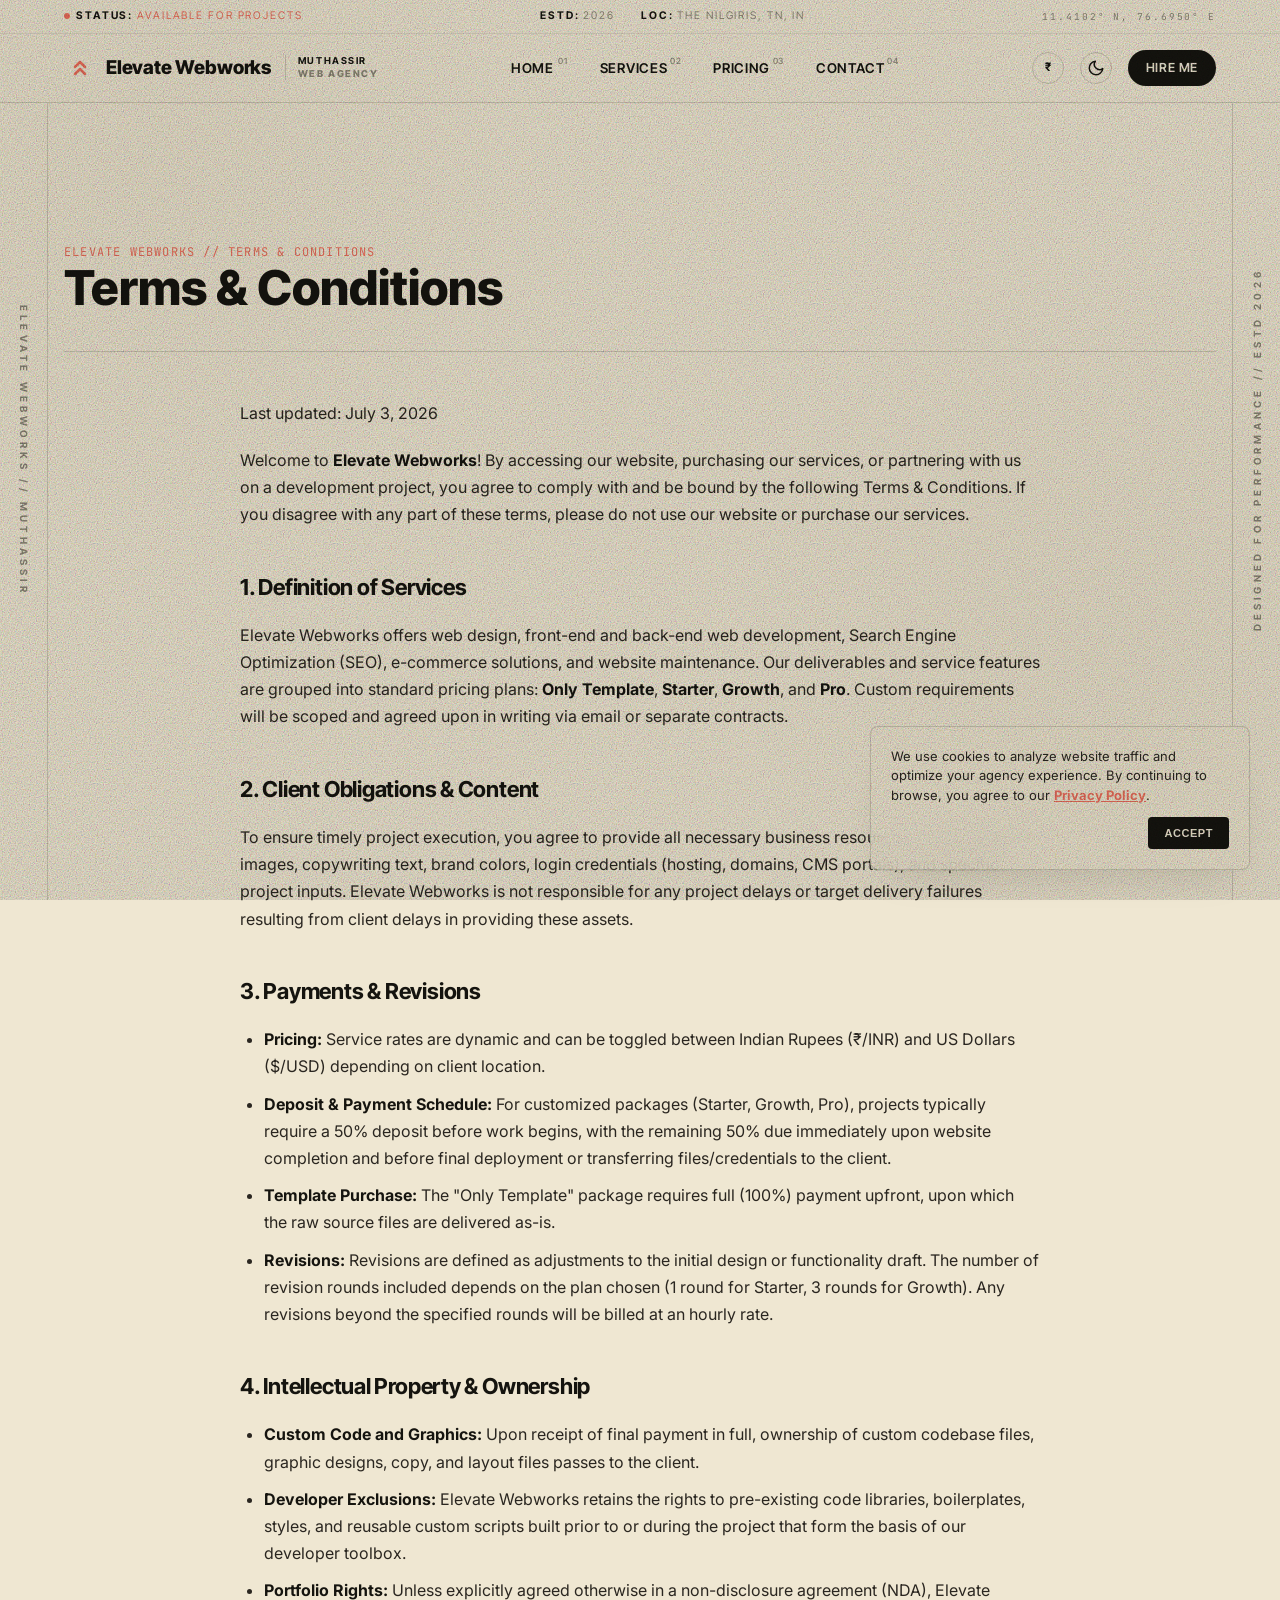
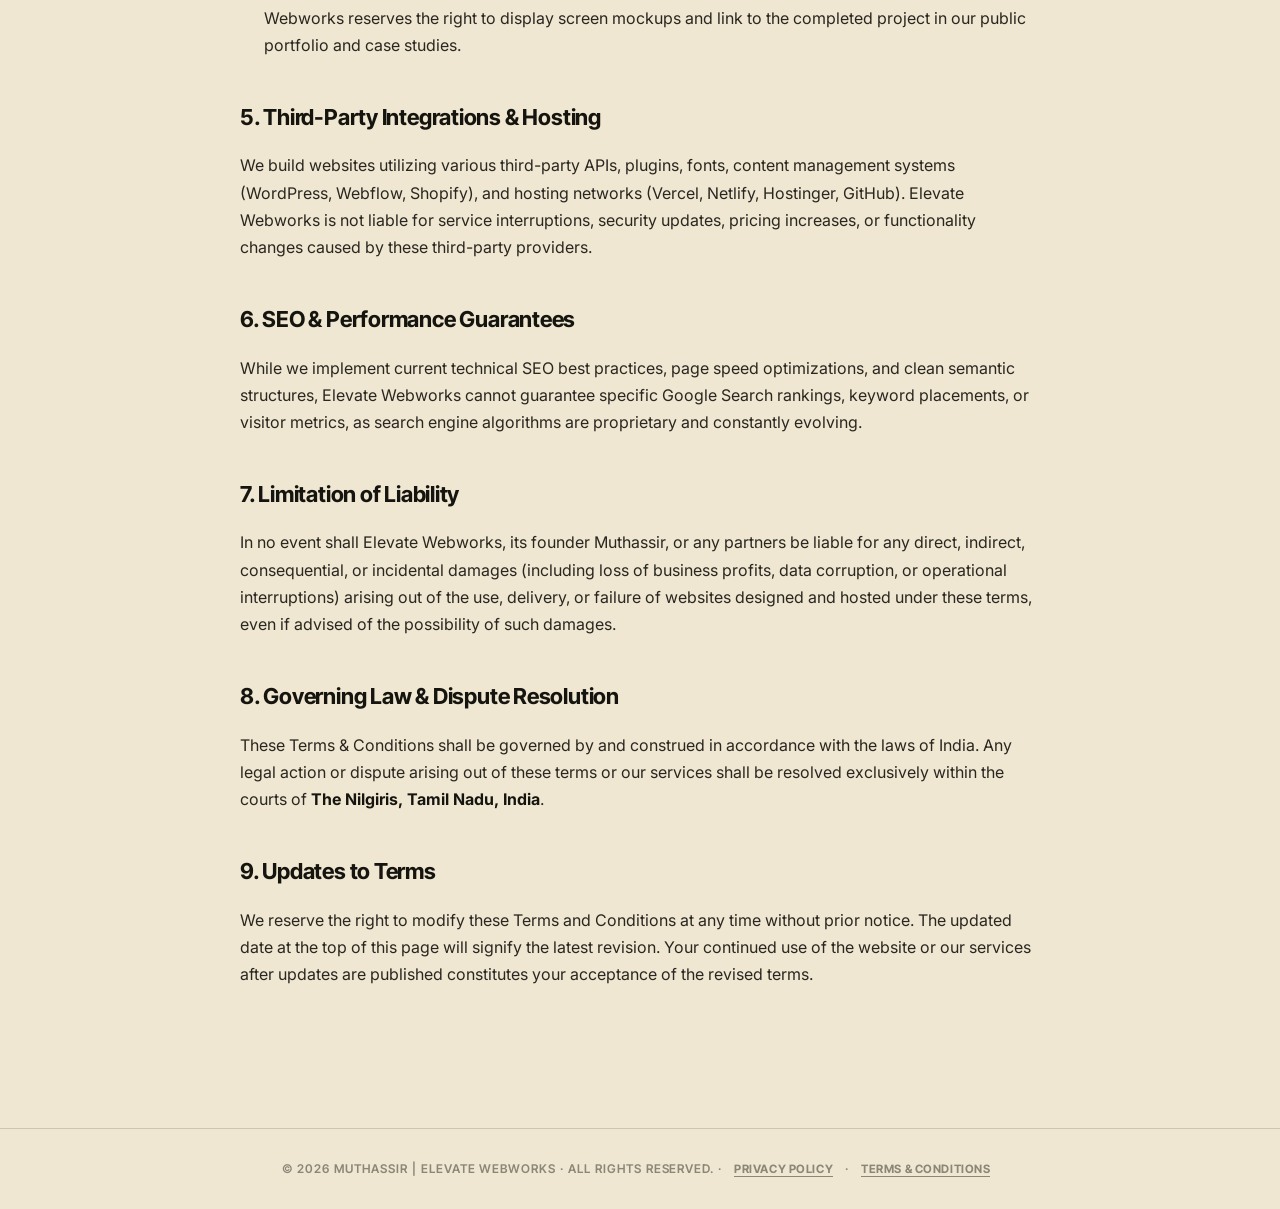
<file: terms.html>
<!DOCTYPE html>
<html lang="en">

<head>
    <!-- Google Tag Manager -->
    <script>(function(w,d,s,l,i){w[l]=w[l]||[];w[l].push({'gtm.start':
    new Date().getTime(),event:'gtm.js'});var f=d.getElementsByTagName(s)[0],
    j=d.createElement(s),dl=l!='dataLayer'?'&l='+l:'';j.async=true;j.src=
    'https://www.googletagmanager.com/gtm.js?id='+i+dl;f.parentNode.insertBefore(j,f);
    })(window,document,'script','dataLayer','GTM-MNFPRDJL');</script>
    <!-- End Google Tag Manager -->

    <meta charset="UTF-8">
    <meta name="viewport" content="width=device-width, initial-scale=1.0">
    <link rel="icon" type="image/png" sizes="48x48" href="favicon.png">

    <link rel="canonical" href="https://elevate-webworks.vercel.app/terms.html">
    <meta name="robots" content="index, follow">

    <!-- Open Graph Meta Tags -->
    <meta property="og:title" content="Terms & Conditions — Elevate Webworks">
    <meta property="og:description" content="Terms and Conditions for Elevate Webworks. Read our service agreements, payment terms, and project conditions.">
    <meta property="og:image" content="https://elevate-webworks.vercel.app/pfp.png">
    <meta property="og:url" content="https://elevate-webworks.vercel.app/terms.html">
    <meta property="og:type" content="website">

    <!-- Twitter Card Meta Tags -->
    <meta name="twitter:card" content="summary_large_image">
    <meta name="twitter:title" content="Terms & Conditions — Elevate Webworks">
    <meta name="twitter:description" content="Terms and Conditions for Elevate Webworks. Read our service agreements, payment terms, and project conditions.">
    <meta name="twitter:image" content="https://elevate-webworks.vercel.app/pfp.png">

    <meta name="description" content="Terms & Conditions for Elevate Webworks, a custom web design and SEO agency founded by Muthassir, based in India.">
    <meta name="author" content="Muthassir">
    <title>Terms & Conditions — Elevate Webworks</title>

    <!-- Font Awesome Icons -->
    <link rel="stylesheet" href="https://cdnjs.cloudflare.com/ajax/libs/font-awesome/6.5.2/css/all.min.css">

    <!-- Google Fonts -->
    <link rel="preconnect" href="https://fonts.googleapis.com">
    <link rel="preconnect" href="https://fonts.gstatic.com" crossorigin>
    <link href="https://fonts.googleapis.com/css2?family=Inter+Tight:ital,wght@0,100..900;1,100..900&family=Inter:wght@100..900&family=JetBrains+Mono:ital,wght@0,100..800;1,100..800&family=Playfair+Display:ital,wght@0,400..900;1,400..900&display=swap" rel="stylesheet">

    <!-- External CSS -->
    <link rel="stylesheet" href="style.css">
    <script src="design.js" defer></script>
</head>

<body>
    <!-- Google Tag Manager (noscript) -->
    <noscript><iframe src="https://www.googletagmanager.com/ns.html?id=GTM-MNFPRDJL"
    height="0" width="0" style="display:none;visibility:hidden"></iframe></noscript>
    <!-- End Google Tag Manager (noscript) -->

    <!-- Mobile Menu Backdrop Blur Overlay -->
    <div class="menu-overlay"></div>

    <!-- Fixed Side Rails (Print Editorial Accent) -->
    <div class="side-rail left">
        <div class="rail-text">ELEVATE WEBWORKS // MUTHASSIR</div>
    </div>
    <div class="side-rail right">
        <div class="rail-text">DESIGNED FOR PERFORMANCE // ESTD 2026</div>
    </div>

    <!-- Header Navigation Chrome -->
    <div class="site-chrome" data-chrome-headroom>
        <div class="topbar">
            <div class="container">
                <div class="topbar-inner">
                    <div>
                        <span class="pulse"></span><b>STATUS:</b> <span class="coral">AVAILABLE FOR PROJECTS</span>
                    </div>
                    <div class="mid">
                        <span><b>ESTD:</b> 2026</span>
                        <span><b>LOC:</b> THE NILGIRIS, TN, IN</span>
                    </div>
                    <div class="right">
                        <span>11.4102° N, 76.6950° E</span>
                    </div>
                </div>
            </div>
        </div>
        <header class="nav">
            <div class="container">
                <div class="nav-inner">
                    <a href="index.html" class="brand">
                        <div class="brand-mark">
                            <svg width="24" height="24" viewBox="0 0 24 24" fill="none" stroke="currentColor"
                                stroke-width="2.5" stroke-linecap="round" stroke-linejoin="round"
                                style="color: var(--coral);" role="img" aria-label="Elevate Webworks Logo">
                                <polyline points="17 11 12 6 7 11"></polyline>
                                <polyline points="17 18 12 13 7 18"></polyline>
                            </svg>
                        </div>
                        <span class="brand-name">Elevate Webworks</span>
                        <span class="brand-meta">
                            <b>Muthassir</b>
                            <span>Web Agency</span>
                        </span>
                    </a>

                    <nav data-nav-primary>
                        <ul class="nav-links">
                            <li><a href="index.html#home">Home<span class="num">01</span></a></li>
                            <li><a href="index.html#services">Services<span class="num">02</span></a></li>
                            <li><a href="index.html#pricing">Pricing<span class="num">03</span></a></li>
                            <li><a href="index.html#contact">Contact<span class="num">04</span></a></li>
                        </ul>

                        <div class="mobile-toggles">
                            <button class="theme-toggle currency-toggle-btn" aria-label="Switch currency">
                                <span class="currency-label" style="font-family: var(--sans); font-size: 1.15rem; font-weight: 700; line-height: 1;">₹</span>
                            </button>

                            <button class="theme-toggle theme-toggle-btn" aria-label="Switch dark/light mode">
                                <svg class="sun-icon" width="18" height="18" viewBox="0 0 24 24" fill="none" stroke="currentColor" stroke-width="2" stroke-linecap="round" stroke-linejoin="round" aria-hidden="true">
                                    <circle cx="12" cy="12" r="5"></circle>
                                    <line x1="12" y1="1" x2="12" y2="3"></line>
                                    <line x1="12" y1="21" x2="12" y2="23"></line>
                                    <line x1="4.22" y1="4.22" x2="5.64" y2="5.64"></line>
                                    <line x1="18.36" y1="18.36" x2="19.78" y2="19.78"></line>
                                    <line x1="1" y1="12" x2="3" y2="12"></line>
                                    <line x1="21" y1="12" x2="23" y2="12"></line>
                                    <line x1="4.22" y1="19.78" x2="5.64" y2="18.36"></line>
                                    <line x1="18.36" y1="5.64" x2="19.78" y2="4.22"></line>
                                </svg>
                                <svg class="moon-icon" width="18" height="18" viewBox="0 0 24 24" fill="none" stroke="currentColor" stroke-width="2" stroke-linecap="round" stroke-linejoin="round" aria-hidden="true">
                                    <path d="M21 12.79A9 9 0 1 1 11.21 3 7 7 0 0 0 21 12.79z"></path>
                                </svg>
                            </button>
                        </div>
                    </nav>

                    <div class="nav-side">
                        <button id="currency-toggle" class="theme-toggle currency-toggle-btn" aria-label="Switch currency">
                            <span class="currency-label" style="font-family: var(--sans); font-size: 1.15rem; font-weight: 700; line-height: 1;">₹</span>
                        </button>

                        <button id="theme-toggle" class="theme-toggle theme-toggle-btn" aria-label="Switch dark/light mode">
                            <svg class="sun-icon" width="18" height="18" viewBox="0 0 24 24" fill="none" stroke="currentColor" stroke-width="2" stroke-linecap="round" stroke-linejoin="round" aria-hidden="true">
                                <circle cx="12" cy="12" r="5"></circle>
                                <line x1="12" y1="1" x2="12" y2="3"></line>
                                <line x1="12" y1="21" x2="12" y2="23"></line>
                                <line x1="4.22" y1="4.22" x2="5.64" y2="5.64"></line>
                                <line x1="18.36" y1="18.36" x2="19.78" y2="19.78"></line>
                                <line x1="1" y1="12" x2="3" y2="12"></line>
                                <line x1="21" y1="12" x2="23" y2="12"></line>
                                <line x1="4.22" y1="19.78" x2="5.64" y2="18.36"></line>
                                <line x1="18.36" y1="5.64" x2="19.78" y2="4.22"></line>
                            </svg>
                            <svg class="moon-icon" width="18" height="18" viewBox="0 0 24 24" fill="none" stroke="currentColor" stroke-width="2" stroke-linecap="round" stroke-linejoin="round" aria-hidden="true">
                                <path d="M21 12.79A9 9 0 1 1 11.21 3 7 7 0 0 0 21 12.79z"></path>
                            </svg>
                        </button>

                        <a href="index.html#contact" class="nav-cta">Hire me</a>

                        <button class="nav-toggle" data-nav-toggle aria-label="Toggle navigation menu" aria-expanded="false">
                            <span class="nav-toggle-icon"></span>
                        </button>
                    </div>
                </div>
            </div>
        </header>
    </div>

    <!-- Main Legal Page Content -->
    <main class="legal-page">
        <div class="container">
            <div class="legal-header">
                <p>ELEVATE WEBWORKS // TERMS & CONDITIONS</p>
                <h1>Terms & Conditions</h1>
            </div>

            <div class="legal-body">
                <p>Last updated: July 3, 2026</p>
                
                <p>Welcome to <strong>Elevate Webworks</strong>! By accessing our website, purchasing our services, or partnering with us on a development project, you agree to comply with and be bound by the following Terms & Conditions. If you disagree with any part of these terms, please do not use our website or purchase our services.</p>

                <h2>1. Definition of Services</h2>
                <p>Elevate Webworks offers web design, front-end and back-end web development, Search Engine Optimization (SEO), e-commerce solutions, and website maintenance. Our deliverables and service features are grouped into standard pricing plans: <strong>Only Template</strong>, <strong>Starter</strong>, <strong>Growth</strong>, and <strong>Pro</strong>. Custom requirements will be scoped and agreed upon in writing via email or separate contracts.</p>

                <h2>2. Client Obligations & Content</h2>
                <p>To ensure timely project execution, you agree to provide all necessary business resources, including logos, images, copywriting text, brand colors, login credentials (hosting, domains, CMS portals), and specific project inputs. Elevate Webworks is not responsible for any project delays or target delivery failures resulting from client delays in providing these assets.</p>

                <h2>3. Payments & Revisions</h2>
                <ul>
                    <li><strong>Pricing:</strong> Service rates are dynamic and can be toggled between Indian Rupees (₹/INR) and US Dollars ($/USD) depending on client location.</li>
                    <li><strong>Deposit & Payment Schedule:</strong> For customized packages (Starter, Growth, Pro), projects typically require a 50% deposit before work begins, with the remaining 50% due immediately upon website completion and before final deployment or transferring files/credentials to the client.</li>
                    <li><strong>Template Purchase:</strong> The "Only Template" package requires full (100%) payment upfront, upon which the raw source files are delivered as-is.</li>
                    <li><strong>Revisions:</strong> Revisions are defined as adjustments to the initial design or functionality draft. The number of revision rounds included depends on the plan chosen (1 round for Starter, 3 rounds for Growth). Any revisions beyond the specified rounds will be billed at an hourly rate.</li>
                </ul>

                <h2>4. Intellectual Property & Ownership</h2>
                <ul>
                    <li><strong>Custom Code and Graphics:</strong> Upon receipt of final payment in full, ownership of custom codebase files, graphic designs, copy, and layout files passes to the client.</li>
                    <li><strong>Developer Exclusions:</strong> Elevate Webworks retains the rights to pre-existing code libraries, boilerplates, styles, and reusable custom scripts built prior to or during the project that form the basis of our developer toolbox.</li>
                    <li><strong>Portfolio Rights:</strong> Unless explicitly agreed otherwise in a non-disclosure agreement (NDA), Elevate Webworks reserves the right to display screen mockups and link to the completed project in our public portfolio and case studies.</li>
                </ul>

                <h2>5. Third-Party Integrations & Hosting</h2>
                <p>We build websites utilizing various third-party APIs, plugins, fonts, content management systems (WordPress, Webflow, Shopify), and hosting networks (Vercel, Netlify, Hostinger, GitHub). Elevate Webworks is not liable for service interruptions, security updates, pricing increases, or functionality changes caused by these third-party providers.</p>

                <h2>6. SEO & Performance Guarantees</h2>
                <p>While we implement current technical SEO best practices, page speed optimizations, and clean semantic structures, Elevate Webworks cannot guarantee specific Google Search rankings, keyword placements, or visitor metrics, as search engine algorithms are proprietary and constantly evolving.</p>

                <h2>7. Limitation of Liability</h2>
                <p>In no event shall Elevate Webworks, its founder Muthassir, or any partners be liable for any direct, indirect, consequential, or incidental damages (including loss of business profits, data corruption, or operational interruptions) arising out of the use, delivery, or failure of websites designed and hosted under these terms, even if advised of the possibility of such damages.</p>

                <h2>8. Governing Law & Dispute Resolution</h2>
                <p>These Terms & Conditions shall be governed by and construed in accordance with the laws of India. Any legal action or dispute arising out of these terms or our services shall be resolved exclusively within the courts of <strong>The Nilgiris, Tamil Nadu, India</strong>.</p>

                <h2>9. Updates to Terms</h2>
                <p>We reserve the right to modify these Terms and Conditions at any time without prior notice. The updated date at the top of this page will signify the latest revision. Your continued use of the website or our services after updates are published constitutes your acceptance of the revised terms.</p>
            </div>
        </div>
    </main>

    <!-- Footer Section -->
    <footer>
        <div class="container">
            <p>© 2026 Muthassir | Elevate Webworks · All rights reserved. · <a href="privacy.html">Privacy Policy</a> · <a href="terms.html">Terms & Conditions</a></p>
        </div>
    </footer>

</body>
</html>
</file>
<file: style.css>
/* ========== CSS VARIABLES (Warm Paper Light & Charcoal Dark) ========== */
:root {
    /* Warm Paper Light Theme (Default) */
    --paper: #efe7d2;
    --paper-warm: #ece4cf;
    --paper-dark: #ddd2b6;
    --ink: #15140f;
    --ink-soft: #2a2620;
    --ink-mute: #5a5448;
    --ink-faint: #8b8676;
    
    --coral: #ed6f5c;
    --coral-soft: #f08e7c;
    --amr-green: #237f00;
    --mustard: #e9b94a;
    --olive: #6e7448;
    --bone: #f7f1de;
    
    --line: rgba(21, 20, 15, 0.16);
    --line-soft: rgba(21, 20, 15, 0.08);
    --line-faint: rgba(21, 20, 15, 0.05);
    
    --shadow: 0 20px 40px -20px rgba(21, 20, 15, 0.15);
    
    --serif: "Playfair Display", "Georgia", "Times New Roman", serif;
    --sans: "Inter Tight", "Inter", -apple-system, BlinkMacSystemFont, "Segoe UI", system-ui, sans-serif;
    --body: "Inter", -apple-system, system-ui, sans-serif;
    --mono: "JetBrains Mono", "Courier New", monospace;
}

[data-theme="dark"] {
    /* Dark Ink Charcoal Theme */
    --paper: #181714;
    --paper-warm: #201f1a;
    --paper-dark: #100f0d;
    --ink: #efe7d2;
    --ink-soft: #ece4cf;
    --ink-mute: #bcae90;
    --ink-faint: #837c6c;
    
    --coral: #f17b6a;
    --coral-soft: #f28e80;
    --amr-green: #3ca612;
    --mustard: #eebb54;
    --olive: #8a9062;
    --bone: #201f1a;
    
    --line: rgba(239, 231, 210, 0.16);
    --line-soft: rgba(239, 231, 210, 0.08);
    --line-faint: rgba(239, 231, 210, 0.05);
    
    --shadow: 0 20px 40px -20px rgba(0, 0, 0, 0.5);
}

/* ========== BASE STYLES ========== */
* {
    margin: 0;
    padding: 0;
    box-sizing: border-box;
    text-decoration: none;
    border: none;
    outline: none;
}

html {
    font-size: 62.5%; /* 10px base */
    scroll-behavior: smooth;
}

body {
    background-color: var(--paper);
    color: var(--ink);
    font-family: var(--body);
    font-size: 1.5rem;
    line-height: 1.6;
    overflow-x: hidden;
    position: relative;
    transition: background-color 0.4s ease, color 0.4s ease;
    -webkit-font-smoothing: antialiased;
}

/* Noise texture overlay */
body::before {
    content: "";
    position: fixed;
    inset: 0;
    pointer-events: none;
    z-index: 9999;
    background-image: radial-gradient(circle at 12% 18%, rgba(106, 92, 56, 0.04) 0%, transparent 28%),
                      radial-gradient(circle at 88% 72%, rgba(106, 92, 56, 0.04) 0%, transparent 32%),
                      url("data:image/svg+xml;utf8,<svg xmlns='http://www.w3.org/2000/svg' width='240' height='240'><filter id='n'><feTurbulence type='fractalNoise' baseFrequency='0.85' numOctaves='2' stitchTiles='stitch'/><feColorMatrix values='0 0 0 0 0.18  0 0 0 0 0.16  0 0 0 0 0.12  0 0 0 0 0.06 0'/></filter><rect width='100%' height='100%' filter='url(%23n)'/></svg>");
    background-size: auto, auto, 240px 240px;
    mix-blend-mode: multiply;
    opacity: 0.95;
}

[data-theme="dark"] body::before {
    mix-blend-mode: overlay;
    opacity: 0.45;
}

/* Selection colors */
::selection {
    background-color: var(--coral-soft);
    color: #fff;
}

/* Containers */
.container {
    max-width: 1280px;
    padding: 0 64px;
    margin: 0 auto;
    position: relative;
}

@media (max-width: 1024px) {
    .container {
        padding: 0 24px;
    }
}

/* ========== FIXED SIDE RAILS ========== */
.side-rail {
    position: fixed;
    top: 0;
    bottom: 0;
    width: 48px;
    z-index: 90;
    pointer-events: none;
    display: flex;
    align-items: center;
    justify-content: center;
    transition: border-color 0.4s ease;
}

.side-rail.right {
    right: 0;
    border-left: 1px solid var(--line);
}

.side-rail.left {
    left: 0;
    border-right: 1px solid var(--line);
}

.side-rail .rail-text {
    font-family: var(--sans);
    font-size: 1rem;
    font-weight: 700;
    letter-spacing: 0.42em;
    text-transform: uppercase;
    color: var(--ink-faint);
    writing-mode: vertical-rl;
    transform: rotate(180deg);
    white-space: nowrap;
}

.side-rail.left .rail-text {
    transform: none;
}

@media (max-width: 1024px) {
    .side-rail {
        display: none;
    }
}

/* ========== CHROME (TOPBAR & HEADER NAV) ========== */
.site-chrome {
    position: sticky;
    top: 0;
    z-index: 100;
    background: var(--paper);
    transition: transform 0.36s cubic-bezier(.22,.61,.36,1), border-color 0.4s ease, background-color 0.4s ease;
    will-change: transform;
    border-bottom: 1px solid var(--line);
}

.site-chrome.is-hidden {
    transform: translateY(-100%);
    pointer-events: none;
}

/* Topbar Status */
.topbar {
    border-bottom: 1px solid var(--line-soft);
    padding: 8px 0;
    font-family: var(--sans);
    font-size: 1.05rem;
    letter-spacing: 0.18em;
    text-transform: uppercase;
    color: var(--ink-faint);
    transition: border-color 0.4s ease;
}

.topbar-inner {
    display: flex;
    justify-content: space-between;
    align-items: center;
    gap: 24px;
}

.topbar-inner b {
    color: var(--ink);
    font-weight: 700;
}

.topbar-inner .coral {
    color: var(--coral);
}

.topbar-inner .pulse {
    width: 6px;
    height: 6px;
    border-radius: 50%;
    background: var(--coral);
    display: inline-block;
    margin-right: 6px;
    animation: pulse 2.4s ease-in-out infinite;
    vertical-align: middle;
}

.topbar-inner .mid {
    display: inline-flex;
    gap: 26px;
}

.topbar-inner .right {
    display: inline-flex;
    gap: 18px;
    font-family: var(--mono);
    font-size: 0.95rem;
}

@media (max-width: 768px) {
    .topbar {
        display: none;
    }
}

@keyframes pulse {
    0%, 100% { opacity: 1; transform: scale(1); }
    50% { opacity: 0.3; transform: scale(0.9); }
}

/* Navigation Header */
.nav-inner {
    display: flex;
    align-items: center;
    justify-content: space-between;
    padding: 16px 0;
    gap: 24px;
}

.brand {
    display: inline-flex;
    align-items: center;
    gap: 10px;
    color: var(--ink);
    font-family: var(--sans);
    font-weight: 800;
    font-size: 1.9rem;
    letter-spacing: -0.01em;
}

.brand-mark {
    width: 32px;
    height: 32px;
    display: inline-flex;
    align-items: center;
    justify-content: center;
    flex-shrink: 0;
}

.brand-meta {
    font-family: var(--sans);
    font-size: 0.95rem;
    letter-spacing: 0.16em;
    text-transform: uppercase;
    color: var(--ink-faint);
    line-height: 1.3;
    border-left: 1px solid var(--line);
    padding-left: 12px;
    margin-left: 4px;
}

.brand-meta b {
    display: block;
    color: var(--ink);
    font-weight: 700;
}

.nav-links {
    display: flex;
    gap: 32px;
    list-style: none;
}

.nav-links a {
    color: var(--ink);
    font-family: var(--sans);
    font-size: 1.35rem;
    font-weight: 600;
    letter-spacing: 0.05em;
    text-transform: uppercase;
    position: relative;
    padding-right: 14px;
    transition: color 0.2s ease;
}

.nav-links a:hover,
.nav-links a.active {
    color: var(--coral);
}

.nav-links a .num {
    font-size: 0.85rem;
    color: var(--ink-faint);
    position: absolute;
    top: -5px;
    right: 0;
    font-weight: 500;
}

.nav-side {
    display: flex;
    align-items: center;
    gap: 16px;
}

/* Theme Toggle Button (Clean SVG version) */
.theme-toggle {
    background: transparent;
    cursor: pointer;
    color: var(--ink);
    width: 32px;
    height: 32px;
    border-radius: 50%;
    display: inline-flex;
    align-items: center;
    justify-content: center;
    border: 1px solid var(--line);
    transition: background-color 0.2s ease, border-color 0.2s ease, color 0.2s ease;
}

.theme-toggle:hover {
    background: var(--paper-warm);
    border-color: var(--ink-mute);
    color: var(--coral);
}

/* Hide mobile-only toggles on desktop */
.mobile-toggles {
    display: none;
}

.theme-toggle .sun-icon { display: none; }
.theme-toggle .moon-icon { display: block; }

[data-theme="dark"] .theme-toggle .sun-icon { display: block; }
[data-theme="dark"] .theme-toggle .moon-icon { display: none; }

/* Call To Action Buttons */
.nav-cta {
    display: inline-flex;
    align-items: center;
    justify-content: center;
    height: 36px;
    padding: 0 18px;
    border-radius: 99px;
    background: var(--ink);
    color: var(--paper);
    font-family: var(--sans);
    font-size: 1.25rem;
    font-weight: 600;
    letter-spacing: 0.05em;
    text-transform: uppercase;
    transition: background-color 0.2s ease, transform 0.2s ease, color 0.2s ease;
}

.nav-cta:hover {
    background: var(--coral);
    color: #fff;
    transform: translateY(-1px);
}

/* Mobile Toggle Hamburger */
.nav-toggle {
    display: none;
    align-items: center;
    justify-content: center;
    width: 36px;
    height: 36px;
    background: transparent;
    border: 1px solid var(--line);
    border-radius: 6px;
    cursor: pointer;
    color: var(--ink);
}

.nav-toggle-icon,
.nav-toggle-icon::before,
.nav-toggle-icon::after {
    display: block;
    width: 16px;
    height: 2px;
    background: currentColor;
    border-radius: 2px;
    transition: transform 0.2s ease, opacity 0.2s ease;
}

.nav-toggle-icon {
    position: relative;
}

.nav-toggle-icon::before,
.nav-toggle-icon::after {
    content: "";
    position: absolute;
    left: 0;
}

.nav-toggle-icon::before { top: -5px; }
.nav-toggle-icon::after { top: 5px; }

header.is-open .nav-toggle-icon {
    background: transparent;
}

header.is-open .nav-toggle-icon::before {
    top: 0;
    transform: rotate(45deg);
}

header.is-open .nav-toggle-icon::after {
    top: 0;
    transform: rotate(-45deg);
}

/* Mobile Navbar Layout */
@media (max-width: 900px) {
    .nav-toggle {
        display: inline-flex;
    }
    
    nav[data-nav-primary] {
        position: fixed;
        top: 69px; /* adjust for border/header size */
        left: 0;
        right: 0;
        bottom: 0;
        background-color: transparent !important;
        z-index: 99;
        display: none;
        flex-direction: column;
        align-items: center;
        padding-top: 60px;
        border-top: 1px solid var(--line);
    }
    
    header.is-open nav[data-nav-primary] {
        display: flex;
    }
    
    .brand-meta {
        display: none; /* Hide brand-meta to prevent overlapping on mobile */
    }
    
    /* Hide toggles in header flow under 900px */
    .nav-side .theme-toggle-btn,
    .nav-side .currency-toggle-btn {
        display: none;
    }
    
    /* Show toggles inside the drawer under 900px */
    .mobile-toggles {
        display: flex;
        gap: 16px;
        margin-top: 40px;
        justify-content: center;
        width: 100%;
    }
    
    .mobile-toggles .theme-toggle {
        width: 44px;
        height: 44px;
        font-size: 1.8rem;
    }
    
    .nav-links {
        flex-direction: column;
        gap: 30px;
        align-items: center;
    }
    
    .nav-links a {
        font-size: 2.2rem;
    }
    
    .nav-cta {
        display: none; /* Hide top header CTA on small screen */
    }
}

/* ========== HERO SECTION ========== */
.hero {
    min-height: calc(100vh - 120px);
    display: flex;
    flex-direction: column;
    justify-content: center;
    padding: 80px 0;
    border-bottom: 1px solid var(--line);
    position: relative;
}

.hero-grid {
    display: grid;
    grid-template-columns: 1.2fr 0.8fr;
    gap: 48px;
    align-items: center;
}

.hero-copy {
    display: flex;
    flex-direction: column;
    align-items: flex-start;
}

.label {
    font-family: var(--sans);
    font-size: 1.1rem;
    font-weight: 700;
    letter-spacing: 0.22em;
    text-transform: uppercase;
    color: var(--coral);
    display: inline-flex;
    align-items: center;
    gap: 12px;
    margin-bottom: 24px;
}

.label::before {
    content: "";
    width: 18px;
    height: 1px;
    background: var(--coral);
    display: inline-block;
}

.hero h1 {
    font-family: var(--sans);
    font-size: clamp(3.8rem, 5.2vw, 6.4rem);
    font-weight: 800;
    line-height: 1.1;
    letter-spacing: -0.02em;
    color: var(--ink);
    margin-bottom: 24px;
}

.hero h1 em {
    font-family: var(--serif);
    font-style: italic;
    font-weight: 500;
    letter-spacing: -0.01em;
}

.hero h1 .dot {
    color: var(--coral);
}

.hero-greeting {
    font-family: var(--sans);
    font-size: 2rem;
    font-weight: 600;
    text-transform: uppercase;
    letter-spacing: 0.05em;
    color: var(--ink-soft);
    margin-bottom: 12px;
}

.hero-greeting span {
    color: var(--coral);
}

/* Typing text rotator styling */
.typing-text-wrap {
    font-family: var(--mono);
    font-size: 1.5rem;
    color: var(--ink-mute);
    border: 1px solid var(--line);
    padding: 4px 10px;
    border-radius: 4px;
    background: var(--paper-warm);
    display: inline-flex;
    align-items: center;
    gap: 6px;
    margin-bottom: 24px;
}

.typing-text-wrap .prefix {
    color: var(--coral);
    font-weight: bold;
}

.typing-text {
    font-weight: 600;
    color: var(--ink-soft);
}

.hero-copy p {
    font-size: 1.7rem;
    line-height: 1.6;
    color: var(--ink-soft);
    margin-bottom: 36px;
    max-width: 48ch;
}

/* Social Links */
.social-links {
    display: flex;
    gap: 12px;
    margin-bottom: 28px;
}

.social-link-icon {
    display: inline-flex;
    align-items: center;
    justify-content: center;
    width: 40px;
    height: 40px;
    border-radius: 50%;
    border: 1px solid var(--line);
    color: var(--ink);
    background: transparent;
    font-size: 1.6rem;
    transition: background-color 0.2s ease, border-color 0.2s ease, color 0.2s ease, transform 0.2s ease;
}

.social-link-icon:hover {
    background-color: var(--ink);
    border-color: var(--ink);
    color: var(--paper);
    transform: translateY(-2px);
}

/* Dial Stats and Buttons */
.hero-meta-row {
    display: flex;
    flex-wrap: wrap;
    gap: 32px;
    align-items: center;
    margin-bottom: 40px;
    width: 100%;
}

.hero-actions {
    display: flex;
    gap: 16px;
}

/* Premium Buttons */
.btn {
    display: inline-flex;
    align-items: center;
    justify-content: center;
    height: 48px;
    padding: 0 28px;
    border-radius: 99px;
    font-family: var(--sans);
    font-size: 1.35rem;
    font-weight: 700;
    letter-spacing: 0.05em;
    text-transform: uppercase;
    transition: background-color 0.2s ease, color 0.2s ease, transform 0.2s ease, box-shadow 0.2s ease;
    cursor: pointer;
}

.btn-primary {
    background: var(--coral);
    color: #fff;
    box-shadow: 0 10px 20px -10px rgba(237, 111, 92, 0.4);
}

.btn-primary:hover {
    background: #e25e4a;
    transform: translateY(-1px);
    box-shadow: 0 15px 30px -10px rgba(237, 111, 92, 0.6);
}

.btn-ghost {
    background: transparent;
    color: var(--ink);
    border: 1px solid var(--line);
}

.btn-ghost:hover {
    background: var(--paper-warm);
    border-color: var(--ink-mute);
    transform: translateY(-1px);
}

/* Circular Dials */
.hero-stats {
    display: flex;
    gap: 24px;
    align-items: center;
}

.hero-stats .stat {
    display: inline-flex;
    align-items: center;
    gap: 12px;
}

.hero-stats .stat .ring {
    width: 48px;
    height: 48px;
    border-radius: 50%;
    border: 1px dashed var(--ink);
    display: inline-flex;
    align-items: center;
    justify-content: center;
    font-family: var(--mono);
    font-size: 1rem;
    font-weight: 700;
    color: var(--ink-soft);
    flex-shrink: 0;
    transition: transform 0.3s ease, border-color 0.3s ease;
}

.hero-stats .stat:hover .ring {
    transform: rotate(45deg);
    border-color: var(--coral);
    color: var(--coral);
}

.hero-stats .stat .ring.solid {
    border-style: solid;
    border-color: var(--coral);
    color: var(--coral);
}

.hero-stats .stat-label {
    font-family: var(--sans);
    font-size: 0.95rem;
    line-height: 1.3;
    color: var(--ink-mute);
    letter-spacing: 0.05em;
    text-transform: uppercase;
}

.hero-stats .stat-label b {
    display: block;
    color: var(--ink);
    font-weight: 700;
}

/* Blueprint Photo frame */
.hero-art {
    display: flex;
    justify-content: center;
    position: relative;
}

.blueprint-frame {
    position: relative;
    width: 100%;
    max-width: 380px;
    background: var(--paper-warm);
    border: 1px solid var(--line);
    padding: 14px;
    border-radius: 6px;
    box-shadow: var(--shadow);
    transition: transform 0.3s ease, border-color 0.3s ease;
}

.blueprint-frame:hover {
    transform: translateY(-4px);
    border-color: var(--coral);
}

.blueprint-frame img {
    width: 100%;
    height: auto;
    display: block;
    border-radius: 4px;
    border: 1px solid var(--line);
    filter: grayscale(100%) contrast(1.1);
    transition: filter 0.3s ease, border-color 0.3s ease;
}

.blueprint-frame:hover img {
    filter: none;
    border-color: var(--coral-soft);
}

/* Corners for blueprint blueprint frame */
.blueprint-frame::before,
.blueprint-frame::after,
.blueprint-corners::before,
.blueprint-corners::after {
    content: "";
    position: absolute;
    width: 10px;
    height: 10px;
    border: 1px solid var(--ink-faint);
    pointer-events: none;
    transition: border-color 0.3s ease;
}

.blueprint-frame:hover::before,
.blueprint-frame:hover::after,
.blueprint-frame:hover .blueprint-corners::before,
.blueprint-frame:hover .blueprint-corners::after {
    border-color: var(--coral-soft);
}

.blueprint-frame::before { top: -5px; left: -5px; border-right: none; border-bottom: none; }
.blueprint-frame::after { top: -5px; right: -5px; border-left: none; border-bottom: none; }
.blueprint-corners::before { bottom: -5px; left: -5px; border-right: none; border-top: none; }
.blueprint-corners::after { bottom: -5px; right: -5px; border-left: none; border-top: none; }

.blueprint-coords {
    display: flex;
    justify-content: space-between;
    font-family: var(--mono);
    font-size: 0.9rem;
    color: var(--ink-faint);
    margin-top: 10px;
}

@media (max-width: 900px) {
    .hero {
        padding: 40px 0;
    }
    
    .hero-grid {
        grid-template-columns: 1fr;
        gap: 40px;
        text-align: center;
    }
    
    .hero-copy {
        align-items: center;
    }
    
    .hero-meta-row {
        justify-content: center;
        flex-direction: column;
        gap: 24px;
    }
    
    .hero-actions {
        width: 100%;
        justify-content: center;
    }
    
    .blueprint-frame {
        max-width: 280px;
        margin: 0 auto;
    }
}

/* ========== WIRE CAPABILITIES MARQUEE ========== */
.wire {
    border-bottom: 1px solid var(--line);
    border-top: 1px solid var(--line);
    padding: 20px 0;
    background: var(--paper-warm);
    overflow: hidden;
    transition: border-color 0.4s ease, background-color 0.4s ease;
}

.wire-inner {
    display: grid;
    grid-template-columns: auto 1fr;
    gap: 32px;
    align-items: center;
}

.wire-left {
    display: inline-flex;
    align-items: center;
    gap: 14px;
    border-right: 1px solid var(--line);
    padding-right: 24px;
    height: 36px;
    transition: border-color 0.4s ease;
}

.wire-mark {
    width: 20px;
    height: 20px;
    border-radius: 50%;
    border: 1px solid var(--line);
    display: inline-flex;
    align-items: center;
    justify-content: center;
}

.wire-pulse {
    width: 6px;
    height: 6px;
    border-radius: 50%;
    background: var(--coral);
    display: inline-block;
    animation: pulse 2s infinite;
}

.wire-title {
    font-family: var(--sans);
    font-size: 1.05rem;
    line-height: 1.3;
    display: flex;
    flex-direction: column;
}

.wire-title b {
    color: var(--ink);
    font-weight: 800;
    letter-spacing: 0.12em;
    text-transform: uppercase;
}

.wire-title span {
    color: var(--ink-faint);
    font-size: 0.9rem;
    letter-spacing: 0.08em;
    text-transform: uppercase;
}

.wire-rows {
    overflow: hidden;
    position: relative;
    white-space: nowrap;
}

.wire-row {
    display: flex;
    overflow: hidden;
    mask-image: linear-gradient(90deg, transparent, black 10%, black 90%, transparent);
    -webkit-mask-image: linear-gradient(90deg, transparent, black 10%, black 90%, transparent);
}

.marquee-track {
    display: inline-flex;
    align-items: center;
    gap: 36px;
    animation: marquee-x 40s linear infinite;
}

.wire-row:hover .marquee-track {
    animation-play-state: paused;
}

@keyframes marquee-x {
    0% {
        transform: translateX(0);
    }
    100% {
        transform: translateX(-50%);
    }
}

.wire-item {
    display: inline-flex;
    align-items: center;
    gap: 12px;
    font-family: var(--sans);
    font-size: 1.25rem;
    font-weight: 700;
    letter-spacing: 0.08em;
    color: var(--ink-soft);
    text-transform: uppercase;
}

.wire-dot {
    color: var(--coral);
    font-size: 1.6rem;
}

@media (max-width: 768px) {
    .wire-inner {
        grid-template-columns: 1fr;
        gap: 16px;
    }
    
    .wire-left {
        border-right: none;
        padding-right: 0;
        justify-content: center;
        height: auto;
    }
}

/* ========== EDITORIAL SECTIONS ========== */
section {
    padding: 100px 0;
    position: relative;
}

/* Line dividers between sections */
.sec-rule {
    border-top: 1px solid var(--line);
    padding-top: 18px;
    margin-bottom: 48px;
    display: flex;
    justify-content: space-between;
    align-items: center;
    font-family: var(--sans);
    font-size: 1.05rem;
    letter-spacing: 0.18em;
    text-transform: uppercase;
    color: var(--ink-faint);
    transition: border-color 0.4s ease;
}

.sec-rule .roman {
    font-family: var(--serif);
    font-style: italic;
    color: var(--coral);
    font-size: 1.5rem;
    letter-spacing: 0.05em;
    text-transform: none;
    font-weight: 500;
}

.sec-rule .meta-grp {
    display: inline-flex;
    gap: 26px;
}

.sec-rule .dot-mark {
    color: var(--coral);
}

.section-header {
    margin-bottom: 60px;
}

.section-header h2 {
    font-family: var(--sans);
    font-size: clamp(3.2rem, 4.2vw, 5.2rem);
    font-weight: 800;
    line-height: 1.1;
    letter-spacing: -0.02em;
    color: var(--ink);
    margin-bottom: 20px;
}

.section-header h2 span {
    font-family: var(--serif);
    font-style: italic;
    color: var(--coral);
    font-weight: 500;
}

.section-sub {
    font-size: 1.6rem;
    color: var(--ink-mute);
    max-width: 65ch;
}

/* ========== SERVICES SECTION ========== */
.services-grid {
    display: grid;
    grid-template-columns: repeat(auto-fit, minmax(300px, 1fr));
    gap: 24px;
}

.service-card {
    background: var(--paper-warm);
    border: 1px solid var(--line);
    border-radius: 8px;
    padding: 36px 28px;
    display: flex;
    flex-direction: column;
    align-items: flex-start;
    transition: transform 0.3s cubic-bezier(0.25, 1, 0.5, 1), border-color 0.3s ease, box-shadow 0.3s ease;
    position: relative;
    box-shadow: 0 4px 10px rgba(0, 0, 0, 0.02);
}

.service-card:hover {
    transform: translateY(-4px);
    border-color: var(--coral);
    box-shadow: var(--shadow);
}

.service-card i {
    font-size: 3rem;
    color: var(--coral);
    margin-bottom: 24px;
}

.service-card h3 {
    font-family: var(--sans);
    font-size: 2rem;
    font-weight: 700;
    color: var(--ink);
    margin-bottom: 12px;
}

.service-card p {
    font-size: 1.45rem;
    line-height: 1.6;
    color: var(--ink-soft);
}

.service-card .card-corners {
    position: absolute;
    inset: 0;
    pointer-events: none;
}

.service-card:hover .card-corners::before,
.service-card:hover .card-corners::after {
    content: "";
    position: absolute;
    width: 6px;
    height: 6px;
    border: 1px solid var(--coral-soft);
}

.service-card:hover .card-corners::before {
    top: -3px; left: -3px; border-right: none; border-bottom: none;
}

.service-card:hover .card-corners::after {
    bottom: -3px; right: -3px; border-left: none; border-top: none;
}

/* ========== PRICING SECTION ========== */
.pricing-grid.detailed-plans {
    display: grid;
    grid-template-columns: repeat(4, 1fr);
    gap: 24px;
    align-items: stretch;
}

@media (max-width: 1200px) {
    .pricing-grid.detailed-plans {
        grid-template-columns: repeat(2, 1fr);
        gap: 24px;
    }
}

.pricing-card.detailed {
    background: var(--paper-warm);
    border: 1px solid var(--line);
    border-radius: 12px;
    padding: 36px 30px;
    display: flex;
    flex-direction: column;
    position: relative;
    transition: transform 0.3s ease, border-color 0.3s ease, box-shadow 0.3s ease;
}

.pricing-card.detailed:hover {
    transform: translateY(-4px);
    border-color: var(--coral);
    box-shadow: var(--shadow);
}

/* Growth featured card */
.pricing-card.detailed.featured {
    border: 2px solid var(--coral);
    box-shadow: var(--shadow);
}

.pricing-card.detailed.featured::before {
    content: "";
    position: absolute;
    inset: 4px;
    border: 1px solid var(--line);
    border-radius: 8px;
    pointer-events: none;
}

.plan-badge {
    font-family: var(--sans);
    font-size: 1.8rem;
    font-weight: 800;
    color: var(--coral);
    text-transform: uppercase;
    letter-spacing: 0.05em;
    display: flex;
    justify-content: space-between;
    align-items: center;
    margin-bottom: 8px;
}

.popular-tag {
    font-family: var(--sans);
    font-size: 0.95rem;
    background: var(--coral);
    color: #fff;
    padding: 3px 10px;
    border-radius: 99px;
    font-weight: 700;
    letter-spacing: 0.05em;
}

.plan-price {
    font-family: var(--sans);
    font-size: 3.2rem;
    font-weight: 800;
    color: var(--ink);
    margin-bottom: 8px;
}

.plan-desc {
    font-size: 1.4rem;
    color: var(--ink-mute);
    line-height: 1.4;
    margin-bottom: 24px;
    min-height: 40px;
}

.plan-detail-group {
    margin-bottom: 20px;
    border-top: 1px solid var(--line-faint);
    padding-top: 16px;
}

.detail-heading {
    font-family: var(--sans);
    font-size: 1.2rem;
    font-weight: 700;
    color: var(--ink-soft);
    margin-bottom: 12px;
    text-transform: uppercase;
    letter-spacing: 0.08em;
}

.detail-list {
    list-style: none;
    display: flex;
    flex-direction: column;
    gap: 8px;
}

.detail-list li {
    font-size: 1.35rem;
    color: var(--ink-soft);
    display: flex;
    align-items: center;
    gap: 8px;
}

.detail-list li i {
    color: var(--coral);
    font-size: 1rem;
    width: 14px;
    text-align: center;
}

.pricing-card.detailed .btn {
    margin-top: auto;
    width: 100%;
}

@media (max-width: 768px) {
    .pricing-grid.detailed-plans {
        grid-template-columns: 1fr;
    }
}

/* ========== STATS BAND ========== */
.stats-band {
    display: flex;
    justify-content: space-around;
    align-items: center;
    flex-wrap: wrap;
    gap: 40px;
    background: var(--paper-warm);
    border: 1px solid var(--line);
    padding: 48px;
    border-radius: 12px;
    margin: 40px 0;
    text-align: center;
    transition: border-color 0.4s ease, background-color 0.4s ease;
}

.stat-item {
    flex: 1;
    min-width: 150px;
}

.stat-number {
    font-family: var(--sans);
    font-size: clamp(3.6rem, 5vw, 5.2rem);
    font-weight: 800;
    color: var(--coral);
    line-height: 1.1;
    margin-bottom: 6px;
}

.stat-label {
    font-family: var(--sans);
    font-size: 1.2rem;
    font-weight: 700;
    color: var(--ink-mute);
    text-transform: uppercase;
    letter-spacing: 0.16em;
}

@media (max-width: 768px) {
    .stats-band {
        flex-direction: column;
        padding: 36px 24px;
    }
}

/* ========== CONTACT SECTION ========== */
.contact-wrapper {
    background: var(--paper-warm);
    border: 1px solid var(--line);
    border-radius: 12px;
    padding: 60px;
    display: grid;
    grid-template-columns: 1.2fr 0.8fr;
    gap: 48px;
    align-items: center;
    transition: border-color 0.4s ease, background-color 0.4s ease;
}

.contact-info h2 {
    font-family: var(--sans);
    font-size: 2.8rem;
    font-weight: 800;
    color: var(--ink);
    margin-bottom: 16px;
}

.contact-info p {
    font-size: 1.6rem;
    line-height: 1.6;
    color: var(--ink-soft);
    margin-bottom: 30px;
    max-width: 48ch;
}

.contact-details {
    display: flex;
    flex-direction: column;
    gap: 16px;
}

.contact-details a {
    display: inline-flex;
    align-items: center;
    gap: 12px;
    font-size: 1.6rem;
    font-weight: 600;
    color: var(--ink-soft);
    transition: color 0.2s ease, transform 0.2s ease;
}

.contact-details a i {
    color: var(--coral);
    font-size: 1.8rem;
    width: 24px;
}

.contact-details a:hover {
    color: var(--coral);
    transform: translateX(4px);
}

.contact-action {
    display: flex;
    justify-content: center;
    align-items: center;
}

@media (max-width: 900px) {
    .contact-wrapper {
        grid-template-columns: 1fr;
        padding: 36px 24px;
        gap: 36px;
    }
    
    .contact-action {
        justify-content: flex-start;
    }
}

/* ========== FOOTER ========== */
footer {
    border-top: 1px solid var(--line);
    padding: 30px 0;
    text-align: center;
    font-family: var(--sans);
    font-size: 1.2rem;
    font-weight: 600;
    letter-spacing: 0.08em;
    color: var(--ink-faint);
    text-transform: uppercase;
    margin-top: 40px;
    transition: border-color 0.4s ease;
}

footer p {
    max-width: 90%;
    margin: 0 auto;
}

footer a {
    color: var(--ink-faint);
    transition: color 0.2s ease;
    text-transform: uppercase;
    text-decoration: none;
    border-bottom: 1px solid currentColor;
    margin: 0 8px;
    font-weight: 700;
    font-size: 1.15rem;
    letter-spacing: 0.05em;
}

footer a:hover {
    color: var(--coral);
}

/* ========== LEGAL PAGE CONTENT ========== */
.legal-page {
    padding: 140px 0 80px 0;
    min-height: 80vh;
}

.legal-header {
    margin-bottom: 48px;
    border-bottom: 1px solid var(--line);
    padding-bottom: 24px;
}

.legal-header h1 {
    font-family: var(--sans);
    font-size: clamp(3.2rem, 4vw, 4.8rem);
    font-weight: 800;
    line-height: 1.1;
    color: var(--ink);
    margin-bottom: 12px;
}

.legal-header p {
    font-family: var(--mono);
    font-size: 1.2rem;
    color: var(--coral);
    text-transform: uppercase;
    letter-spacing: 0.1em;
}

.legal-body {
    max-width: 800px;
    margin: 0 auto;
    font-size: 1.6rem;
    line-height: 1.7;
    color: var(--ink-soft);
}

.legal-body h2 {
    font-family: var(--sans);
    font-size: 2.2rem;
    font-weight: 700;
    color: var(--ink);
    margin-top: 40px;
    margin-bottom: 16px;
    letter-spacing: -0.01em;
}

.legal-body h3 {
    font-family: var(--sans);
    font-size: 1.8rem;
    font-weight: 700;
    color: var(--ink);
    margin-top: 28px;
    margin-bottom: 12px;
}

.legal-body p {
    margin-bottom: 20px;
}

.legal-body ul, .legal-body ol {
    margin-bottom: 24px;
    padding-left: 24px;
}

.legal-body li {
    margin-bottom: 10px;
}

.legal-body strong {
    color: var(--ink);
    font-weight: 700;
}

/* Custom Scrollbar */
::-webkit-scrollbar {
    width: 10px;
}

::-webkit-scrollbar-track {
    background: var(--paper);
}

::-webkit-scrollbar-thumb {
    background: var(--paper-dark);
    border-radius: 5px;
}

::-webkit-scrollbar-thumb:hover {
    background: var(--ink-faint);
}

/* ========== ADVANCED MOBILE OPTIMIZATIONS ========== */
@media (max-width: 768px) {
    .container {
        padding: 0 16px;
    }
    
    section {
        padding: 60px 0;
    }
    
    .section-header {
        margin-bottom: 40px;
    }
    
    .section-header h2 {
        font-size: 3rem;
        margin-bottom: 12px;
    }
    
    .section-sub {
        font-size: 1.45rem;
    }
    
    .services-grid {
        grid-template-columns: 1fr;
        gap: 16px;
    }
    
    .service-card {
        padding: 24px 20px;
    }
}

@media (max-width: 600px) {
    /* Brand logo scaling */
    .brand {
        font-size: 1.7rem;
    }
    
    /* Hero Typography */
    .hero h1 {
        font-size: 3.2rem;
        line-height: 1.25;
        margin-bottom: 16px;
    }
    
    .hero-greeting {
        font-size: 1.7rem;
    }
    
    .typing-text-wrap {
        font-size: 1.3rem;
        margin-bottom: 16px;
    }
    
    .hero-copy p {
        font-size: 1.5rem;
        margin-bottom: 24px;
    }
    
    /* Hero Buttons and Dials */
    .hero-actions {
        flex-direction: column;
        width: 100%;
        gap: 12px;
    }
    
    .hero-actions .btn {
        width: 100%;
    }
    
    .hero-stats {
        width: 100%;
        justify-content: center;
        gap: 16px;
    }
    
    /* Blueprint Photo Frame */
    .blueprint-frame {
        max-width: 250px;
    }
    
    /* Section Lines */
    .sec-rule {
        margin-bottom: 30px;
        padding-top: 12px;
    }
    
    .sec-rule .meta-grp {
        display: none; /* Prevent text wrapping and overflow on thin screens */
    }
    
    /* Scrolling Marquee */
    .wire {
        padding: 12px 0;
    }
    
    .wire-title b {
        font-size: 0.95rem;
    }
    
    .wire-title span {
        font-size: 0.8rem;
    }
    
    /* Pricing Details */
    .pricing-card.detailed {
        padding: 24px 20px;
    }
    
    .plan-price {
        font-size: 2.6rem;
    }
    
    .plan-desc {
        font-size: 1.3rem;
        margin-bottom: 16px;
        min-height: auto;
    }
    
    .plan-detail-group {
        margin-bottom: 14px;
        padding-top: 12px;
    }
    
    .detail-list li {
        font-size: 1.25rem;
    }
    
    /* Contact Form Box */
    .contact-wrapper {
        padding: 32px 20px;
        gap: 24px;
    }
    
    .contact-info h2 {
        font-size: 2.2rem;
    }
    
    .contact-info p {
        font-size: 1.45rem;
        margin-bottom: 20px;
    }
    
    .contact-details a {
        font-size: 1.45rem;
    }
    
    .contact-action .btn {
        width: 100%;
    }
}

/* Mobile Menu Backdrop Blur Overlay */
.menu-overlay {
    position: fixed;
    inset: 0;
    background-color: rgba(239, 231, 210, 0.7);
    backdrop-filter: blur(20px);
    -webkit-backdrop-filter: blur(20px);
    z-index: 98;
    display: none;
    pointer-events: none;
    transition: opacity 0.3s ease;
    opacity: 0;
}

[data-theme="dark"] .menu-overlay {
    background-color: rgba(24, 23, 20, 0.7);
}

body.menu-open .menu-overlay {
    display: block;
    opacity: 1;
}

/* ========== COOKIE CONSENT BANNER ========== */
.cookie-banner {
    position: fixed;
    bottom: 30px;
    right: 30px;
    max-width: 380px;
    background-color: rgba(239, 231, 210, 0.85); /* transparent warm paper */
    backdrop-filter: blur(16px);
    -webkit-backdrop-filter: blur(16px);
    border: 1px solid var(--line);
    border-radius: 8px;
    padding: 20px;
    box-shadow: var(--shadow);
    z-index: 1000;
    display: flex;
    flex-direction: column;
    gap: 12px;
    transform: translateY(20px);
    opacity: 0;
    transition: transform 0.4s cubic-bezier(0.16, 1, 0.3, 1), opacity 0.4s ease;
}

[data-theme="dark"] .cookie-banner {
    background-color: rgba(24, 23, 20, 0.85); /* transparent charcoal dark */
}

.cookie-banner.show {
    transform: translateY(0);
    opacity: 1;
}

.cookie-banner.hide {
    transform: translateY(20px);
    opacity: 0;
    pointer-events: none;
}

.cookie-banner p {
    font-size: 1.3rem;
    line-height: 1.5;
    color: var(--ink-soft);
    margin: 0;
}

.cookie-banner p a {
    color: var(--coral);
    font-weight: 700;
    text-decoration: underline;
}

.cookie-banner-actions {
    display: flex;
    justify-content: flex-end;
    gap: 10px;
}

.cookie-banner-btn {
    height: 32px;
    padding: 0 16px;
    font-size: 1.1rem;
    border-radius: 4px;
    font-weight: 700;
    letter-spacing: 0.05em;
    text-transform: uppercase;
    cursor: pointer;
    transition: all 0.2s ease;
}

.cookie-banner-btn.accept {
    background-color: var(--ink);
    color: var(--paper);
}

.cookie-banner-btn.accept:hover {
    background-color: var(--coral);
    color: #fff;
}

@media (max-width: 480px) {
    .cookie-banner {
        bottom: 16px;
        left: 16px;
        right: 16px;
        max-width: none;
    }
}
</file>
